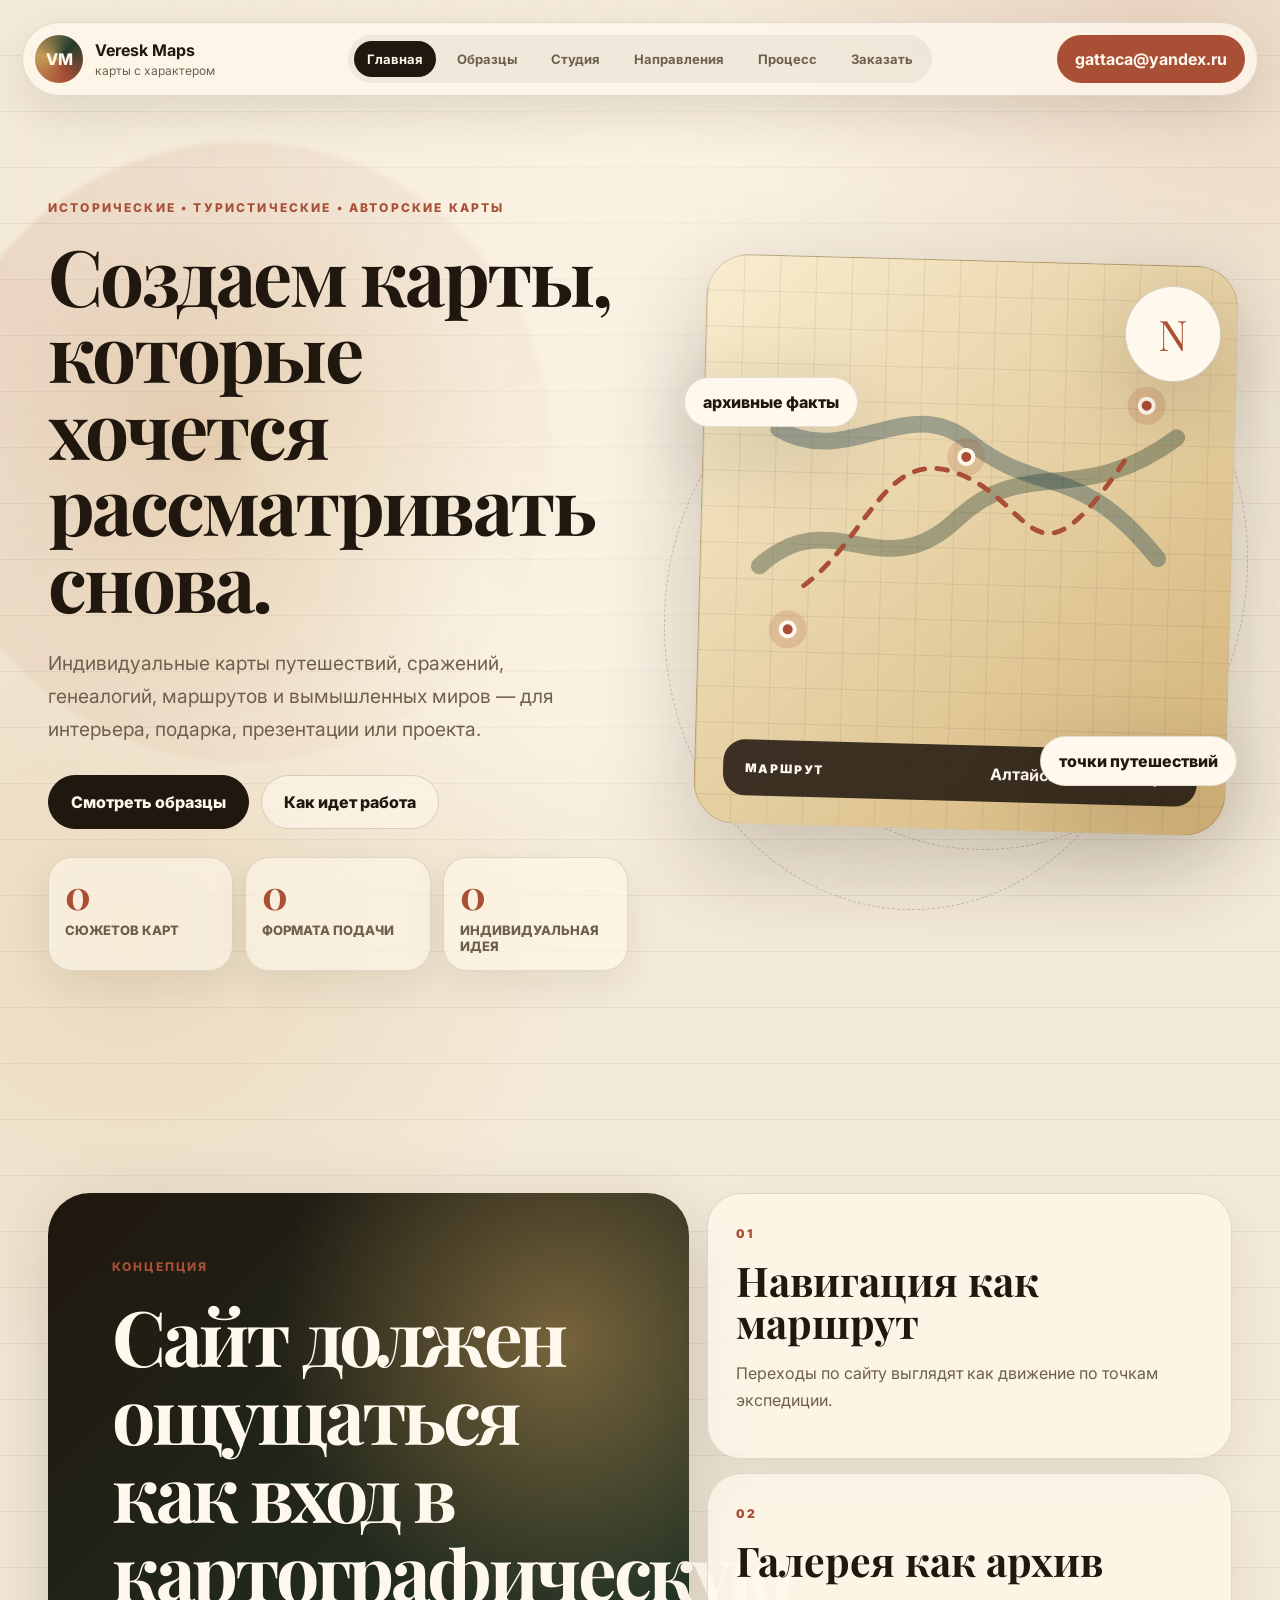
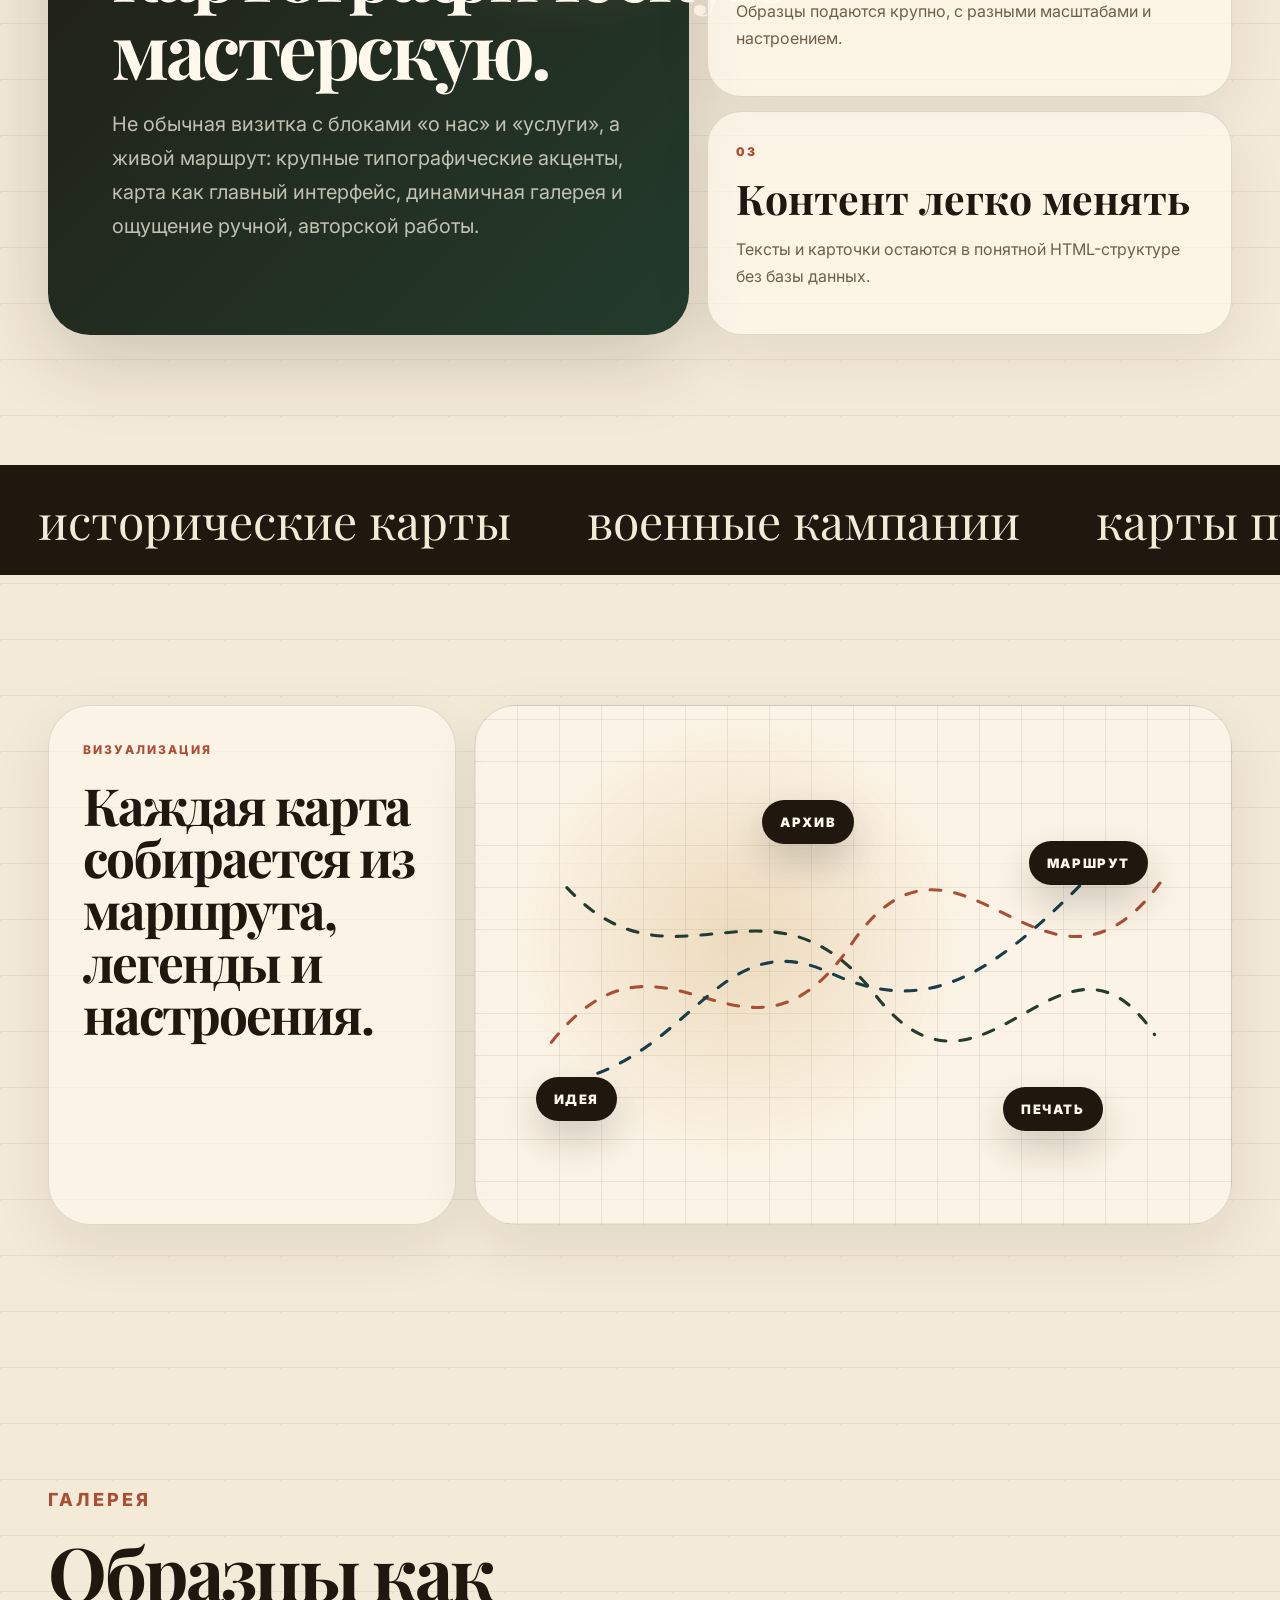
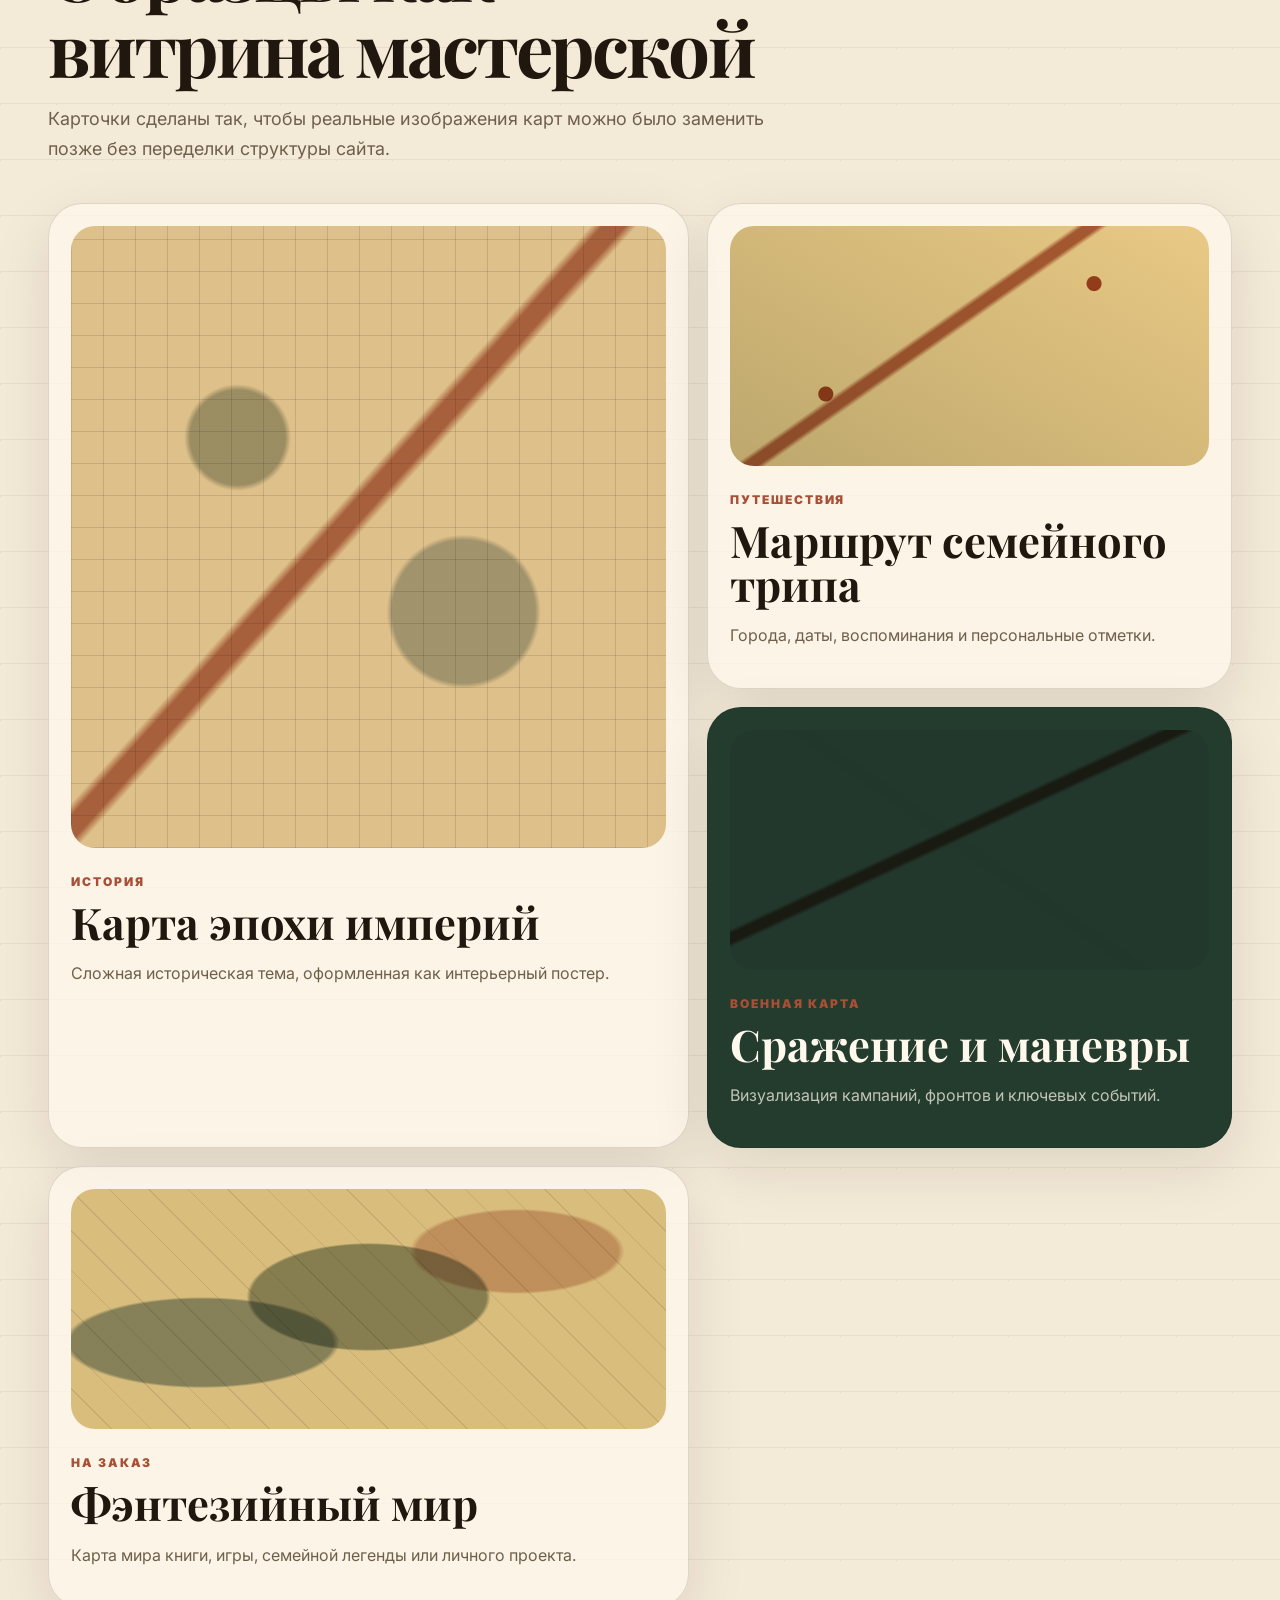
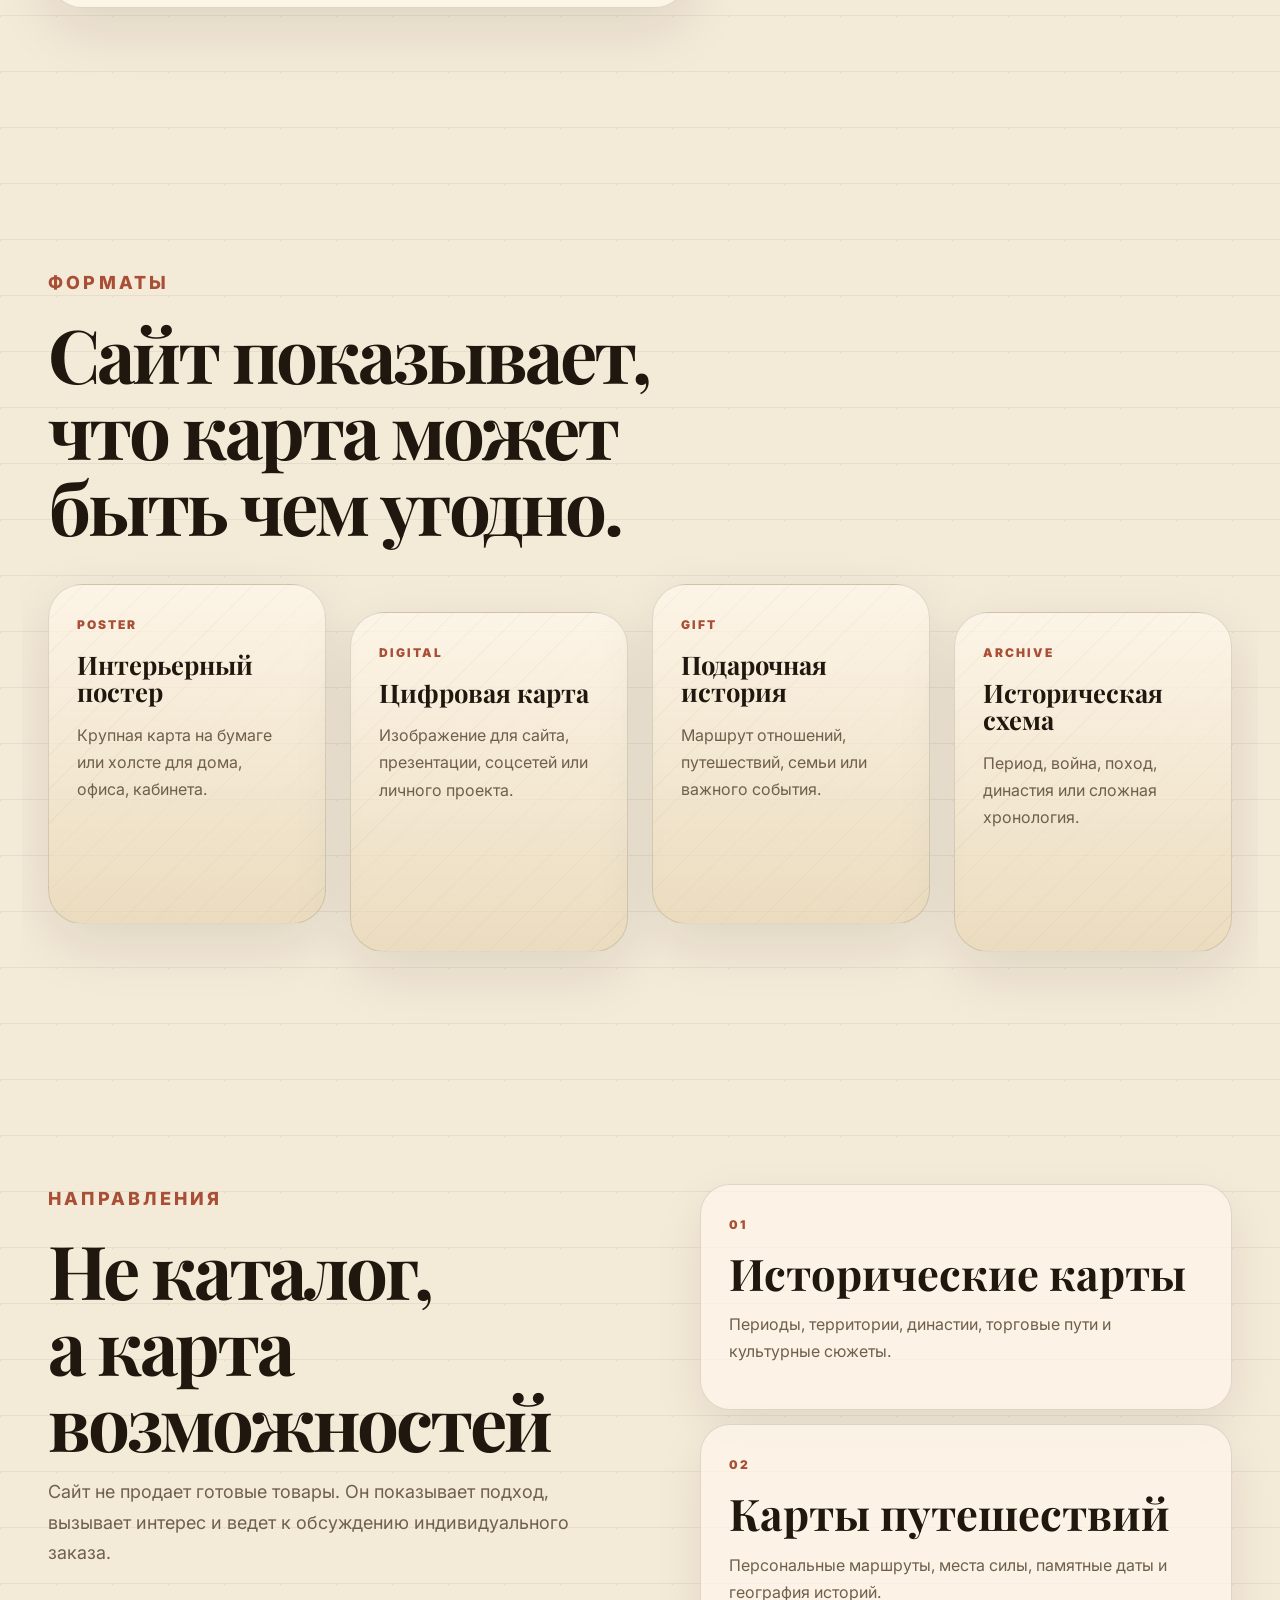
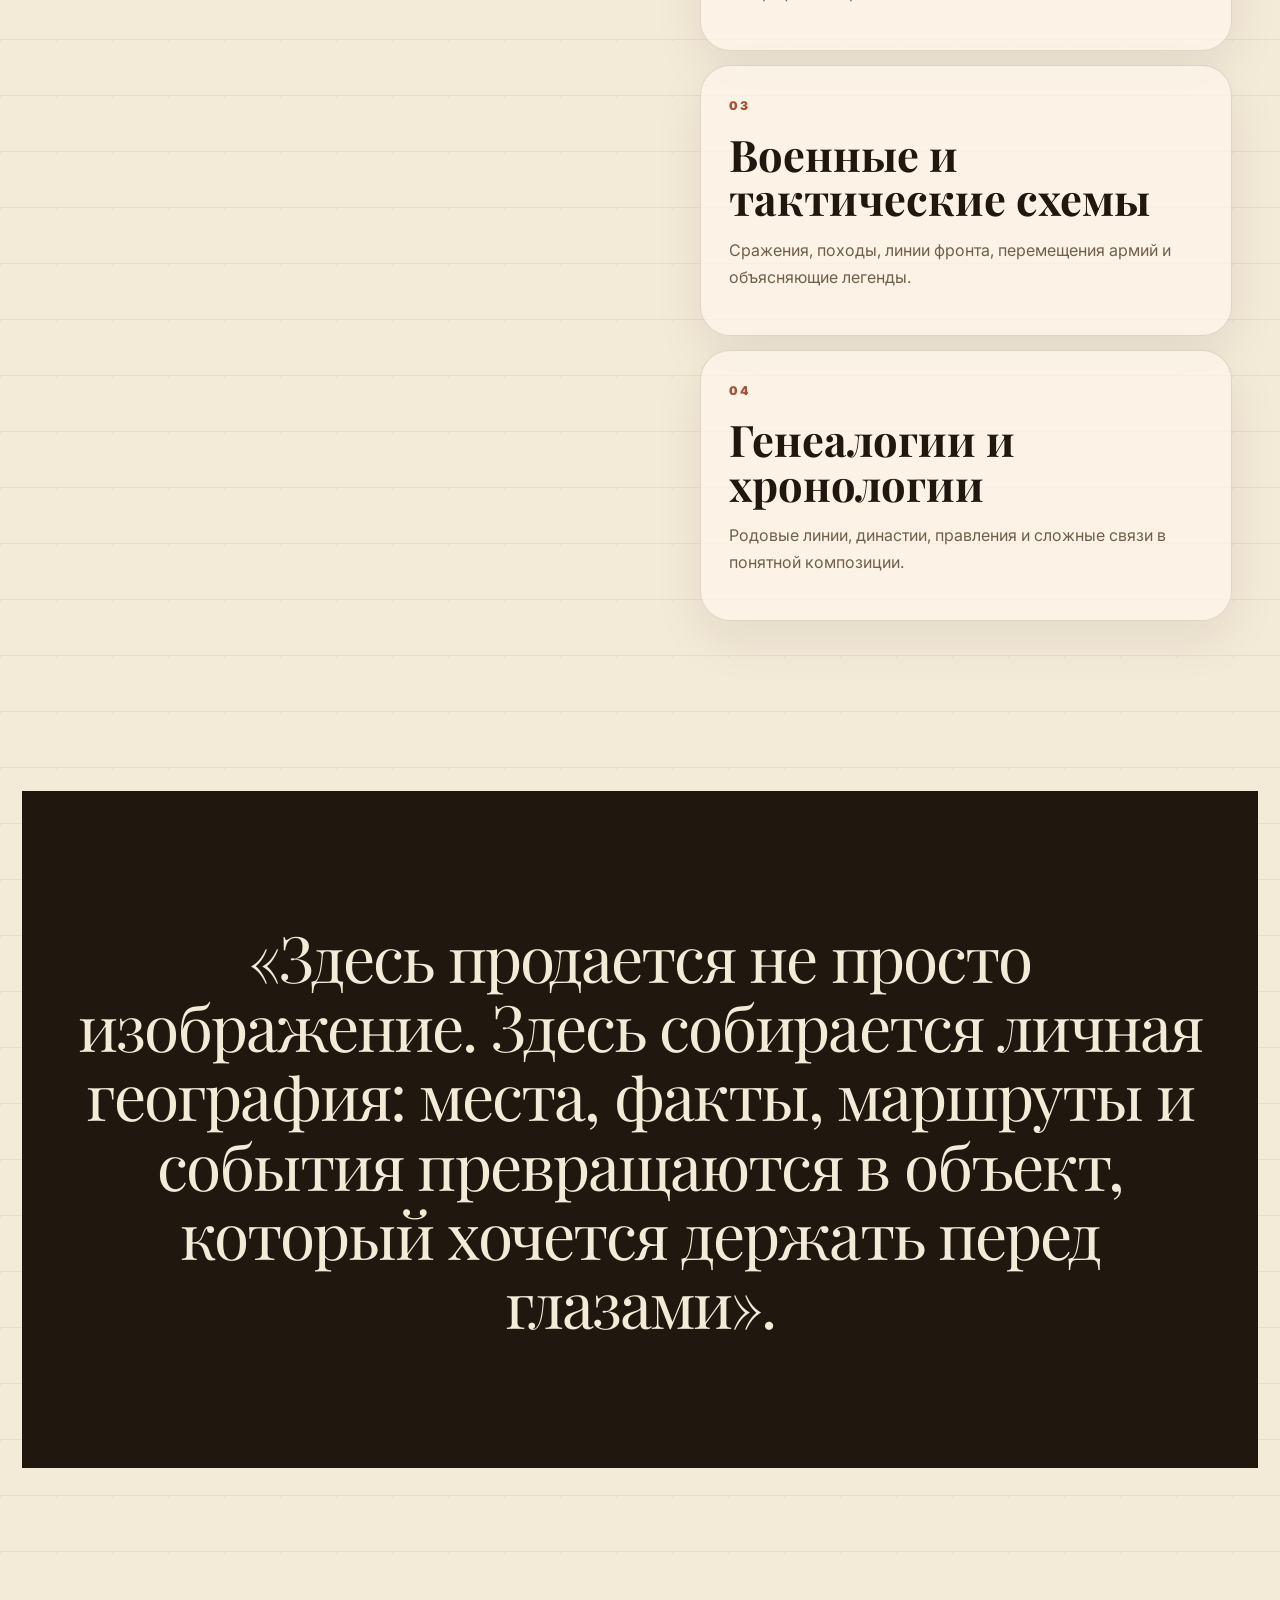
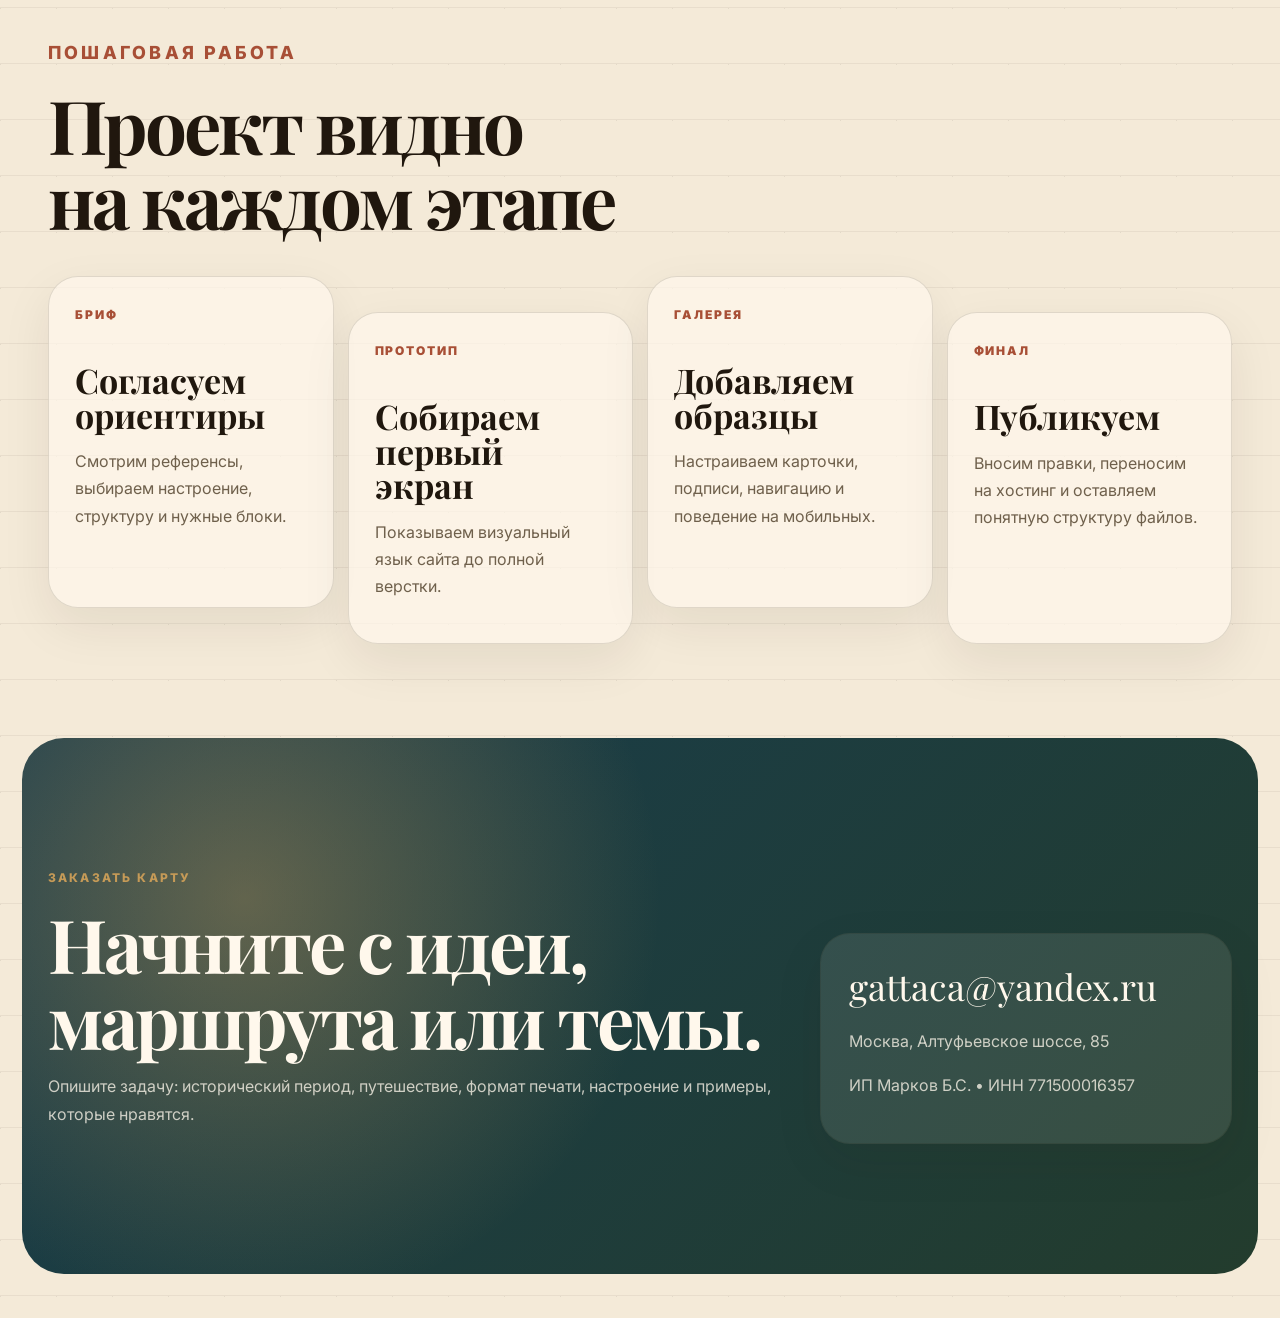
<file: index.html>
<!doctype html>
<html lang="ru">
  <head>
    <meta charset="UTF-8" />
    <meta name="viewport" content="width=device-width, initial-scale=1.0" />
    <meta
      name="description"
      content="Veresk Maps — создание исторических, туристических, военных и авторских карт на заказ."
    />
    <title>Veresk Maps — авторские карты на заказ</title>
    <link rel="preconnect" href="https://fonts.googleapis.com" />
    <link rel="preconnect" href="https://fonts.gstatic.com" crossorigin />
    <link
      href="https://fonts.googleapis.com/css2?family=Playfair+Display:wght@600;700&family=Inter:wght@400;500;600;700&display=swap"
      rel="stylesheet"
    />
    <link rel="stylesheet" href="styles.css" />
  </head>
  <body>
    <div class="cursor-glow" aria-hidden="true"></div>
    <div class="page-shell">
      <header class="site-header" id="top">
        <a class="brand" href="index.html" aria-label="Veresk Maps">
          <span class="brand-mark">VM</span>
          <span>
            <strong>Veresk Maps</strong>
            <small>карты с характером</small>
          </span>
        </a>

        <nav class="route-nav" aria-label="Основная навигация">
          <a href="index.html">Главная</a>
          <a href="works.html">Образцы</a>
          <a href="studio.html">Студия</a>
          <a href="services.html">Направления</a>
          <a href="process.html">Процесс</a>
          <a href="contact.html">Заказать</a>
        </nav>

        <a class="header-action" href="mailto:gattaca@yandex.ru">gattaca@yandex.ru</a>
      </header>

      <main>
        <section class="hero section-grid" aria-labelledby="hero-title">
          <div class="hero-copy">
            <p class="eyebrow">Исторические • туристические • авторские карты</p>
            <h1 id="hero-title">Создаем карты, которые хочется рассматривать снова.</h1>
            <p class="lead">
              Индивидуальные карты путешествий, сражений, генеалогий, маршрутов и
              вымышленных миров — для интерьера, подарка, презентации или проекта.
            </p>
            <div class="hero-actions">
              <a class="button button-primary" href="works.html">Смотреть образцы</a>
              <a class="button button-ghost" href="process.html">Как идет работа</a>
            </div>
            <div class="hero-stats" aria-label="Ключевые направления">
              <div>
                <strong data-count="12">0</strong>
                <span>сюжетов карт</span>
              </div>
              <div>
                <strong data-count="4">0</strong>
                <span>формата подачи</span>
              </div>
              <div>
                <strong data-count="1">0</strong>
                <span>индивидуальная идея</span>
              </div>
            </div>
          </div>

          <div class="map-stage" aria-label="Декоративная карта с маршрутом">
            <div class="orbit orbit-one"></div>
            <div class="orbit orbit-two"></div>
            <div class="compass">N</div>
            <div class="map-card main-map">
              <span class="map-pin pin-one"></span>
              <span class="map-pin pin-two"></span>
              <span class="map-pin pin-three"></span>
              <svg viewBox="0 0 520 360" role="img" aria-label="Маршрут по карте">
                <path class="terrain terrain-one" d="M26 244 C108 166 165 269 249 185 C326 108 388 171 496 86" />
                <path class="terrain terrain-two" d="M44 88 C124 132 189 42 260 96 C343 159 385 114 478 224" />
                <path class="route-line" d="M77 265 C151 206 166 102 251 134 C339 166 337 276 443 105" />
              </svg>
              <div class="map-caption">
                <span>маршрут</span>
                <strong>Алтайская экспедиция</strong>
              </div>
            </div>
            <div class="floating-note note-top">архивные факты</div>
            <div class="floating-note note-bottom">точки путешествий</div>
          </div>
        </section>

        <section class="studio" id="studio" aria-labelledby="studio-title">
          <div class="studio-panel reveal-card">
            <p class="eyebrow">Концепция</p>
            <h2 id="studio-title">Сайт должен ощущаться как вход в картографическую мастерскую.</h2>
            <p>
              Не обычная визитка с блоками «о нас» и «услуги», а живой маршрут:
              крупные типографические акценты, карта как главный интерфейс, динамичная
              галерея и ощущение ручной, авторской работы.
            </p>
          </div>
          <div class="studio-stack" aria-label="Визуальные принципы">
            <article class="stack-card reveal-card">
              <span>01</span>
              <h3>Навигация как маршрут</h3>
              <p>Переходы по сайту выглядят как движение по точкам экспедиции.</p>
            </article>
            <article class="stack-card reveal-card">
              <span>02</span>
              <h3>Галерея как архив</h3>
              <p>Образцы подаются крупно, с разными масштабами и настроением.</p>
            </article>
            <article class="stack-card reveal-card">
              <span>03</span>
              <h3>Контент легко менять</h3>
              <p>Тексты и карточки остаются в понятной HTML-структуре без базы данных.</p>
            </article>
          </div>
        </section>

        <section class="marquee" aria-label="Типы карт">
          <div class="marquee-track">
            <span>исторические карты</span>
            <span>военные кампании</span>
            <span>карты путешествий</span>
            <span>генеалогии</span>
            <span>веломаршруты</span>
            <span>фэнтези-миры</span>
            <span aria-hidden="true">исторические карты</span>
            <span aria-hidden="true">военные кампании</span>
            <span aria-hidden="true">карты путешествий</span>
            <span aria-hidden="true">генеалогии</span>
            <span aria-hidden="true">веломаршруты</span>
            <span aria-hidden="true">фэнтези-миры</span>
          </div>
        </section>

        <section class="map-lab" aria-label="Декоративная карта мастерской">
          <div class="lab-copy reveal-card">
            <p class="eyebrow">Визуализация</p>
            <h2>Каждая карта собирается из маршрута, легенды и настроения.</h2>
          </div>
          <div class="lab-board reveal-card">
            <span class="lab-node lab-node-one">идея</span>
            <span class="lab-node lab-node-two">архив</span>
            <span class="lab-node lab-node-three">маршрут</span>
            <span class="lab-node lab-node-four">печать</span>
            <svg viewBox="0 0 900 420" aria-hidden="true">
              <path class="lab-path path-a" d="M60 310 C210 120 310 390 450 180 C590 -20 700 310 850 100" />
              <path class="lab-path path-b" d="M80 110 C220 260 340 70 480 250 C620 430 720 120 840 300" />
              <path class="lab-path path-c" d="M120 350 C250 300 290 160 420 220 C560 285 645 210 790 60" />
            </svg>
          </div>
        </section>

        <section class="works" id="works" aria-labelledby="works-title">
          <div class="section-heading">
            <p class="eyebrow">Галерея</p>
            <h2 id="works-title">Образцы как витрина мастерской</h2>
            <p>
              Карточки сделаны так, чтобы реальные изображения карт можно было заменить
              позже без переделки структуры сайта.
            </p>
          </div>

          <div class="gallery-grid">
            <article class="work-card work-card-large reveal-card">
              <div class="map-preview antique-map"></div>
              <div>
                <span>история</span>
                <h3>Карта эпохи империй</h3>
                <p>Сложная историческая тема, оформленная как интерьерный постер.</p>
              </div>
            </article>
            <article class="work-card reveal-card">
              <div class="map-preview travel-map"></div>
              <div>
                <span>путешествия</span>
                <h3>Маршрут семейного трипа</h3>
                <p>Города, даты, воспоминания и персональные отметки.</p>
              </div>
            </article>
            <article class="work-card dark-card reveal-card">
              <div class="map-preview battle-map"></div>
              <div>
                <span>военная карта</span>
                <h3>Сражение и маневры</h3>
                <p>Визуализация кампаний, фронтов и ключевых событий.</p>
              </div>
            </article>
            <article class="work-card reveal-card">
              <div class="map-preview fantasy-map"></div>
              <div>
                <span>на заказ</span>
                <h3>Фэнтезийный мир</h3>
                <p>Карта мира книги, игры, семейной легенды или личного проекта.</p>
              </div>
            </article>
          </div>
        </section>

        <section class="formats" id="formats" aria-labelledby="formats-title">
          <div class="section-heading">
            <p class="eyebrow">Форматы</p>
            <h2 id="formats-title">Сайт показывает, что карта может быть чем угодно.</h2>
          </div>
          <div class="format-rail">
            <article class="format-card reveal-card">
              <span>poster</span>
              <h3>Интерьерный постер</h3>
              <p>Крупная карта на бумаге или холсте для дома, офиса, кабинета.</p>
            </article>
            <article class="format-card reveal-card">
              <span>digital</span>
              <h3>Цифровая карта</h3>
              <p>Изображение для сайта, презентации, соцсетей или личного проекта.</p>
            </article>
            <article class="format-card reveal-card">
              <span>gift</span>
              <h3>Подарочная история</h3>
              <p>Маршрут отношений, путешествий, семьи или важного события.</p>
            </article>
            <article class="format-card reveal-card">
              <span>archive</span>
              <h3>Историческая схема</h3>
              <p>Период, война, поход, династия или сложная хронология.</p>
            </article>
          </div>
        </section>

        <section class="directions section-grid" id="directions" aria-labelledby="directions-title">
          <div class="section-heading sticky-heading">
            <p class="eyebrow">Направления</p>
            <h2 id="directions-title">Не каталог, а карта возможностей</h2>
            <p>
              Сайт не продает готовые товары. Он показывает подход, вызывает интерес и
              ведет к обсуждению индивидуального заказа.
            </p>
          </div>

          <div class="direction-list">
            <article class="reveal-card">
              <span>01</span>
              <h3>Исторические карты</h3>
              <p>Периоды, территории, династии, торговые пути и культурные сюжеты.</p>
            </article>
            <article class="reveal-card">
              <span>02</span>
              <h3>Карты путешествий</h3>
              <p>Персональные маршруты, места силы, памятные даты и география историй.</p>
            </article>
            <article class="reveal-card">
              <span>03</span>
              <h3>Военные и тактические схемы</h3>
              <p>Сражения, походы, линии фронта, перемещения армий и объясняющие легенды.</p>
            </article>
            <article class="reveal-card">
              <span>04</span>
              <h3>Генеалогии и хронологии</h3>
              <p>Родовые линии, династии, правления и сложные связи в понятной композиции.</p>
            </article>
          </div>
        </section>

        <section class="quote-band" aria-label="Идея сайта">
          <p>
            «Здесь продается не просто изображение. Здесь собирается личная география:
            места, факты, маршруты и события превращаются в объект, который хочется
            держать перед глазами».
          </p>
        </section>

        <section class="process" id="process" aria-labelledby="process-title">
          <div class="section-heading">
            <p class="eyebrow">Пошаговая работа</p>
            <h2 id="process-title">Проект видно на каждом этапе</h2>
          </div>

          <div class="timeline">
            <article class="reveal-card">
              <span>бриф</span>
              <h3>Согласуем ориентиры</h3>
              <p>Смотрим референсы, выбираем настроение, структуру и нужные блоки.</p>
            </article>
            <article class="reveal-card">
              <span>прототип</span>
              <h3>Собираем первый экран</h3>
              <p>Показываем визуальный язык сайта до полной верстки.</p>
            </article>
            <article class="reveal-card">
              <span>галерея</span>
              <h3>Добавляем образцы</h3>
              <p>Настраиваем карточки, подписи, навигацию и поведение на мобильных.</p>
            </article>
            <article class="reveal-card">
              <span>финал</span>
              <h3>Публикуем</h3>
              <p>Вносим правки, переносим на хостинг и оставляем понятную структуру файлов.</p>
            </article>
          </div>
        </section>

        <section class="contact" id="contact" aria-labelledby="contact-title">
          <div>
            <p class="eyebrow">Заказать карту</p>
            <h2 id="contact-title">Начните с идеи, маршрута или темы.</h2>
            <p>
              Опишите задачу: исторический период, путешествие, формат печати,
              настроение и примеры, которые нравятся.
            </p>
          </div>
          <div class="contact-card">
            <a href="mailto:gattaca@yandex.ru">gattaca@yandex.ru</a>
            <p>Москва, Алтуфьевское шоссе, 85</p>
            <p>ИП Марков Б.С. • ИНН 771500016357</p>
          </div>
        </section>
      </main>
    </div>

    <button class="to-top" type="button" aria-label="Вернуться наверх">↑</button>
    <script src="script.js"></script>
  </body>
</html>
</file>
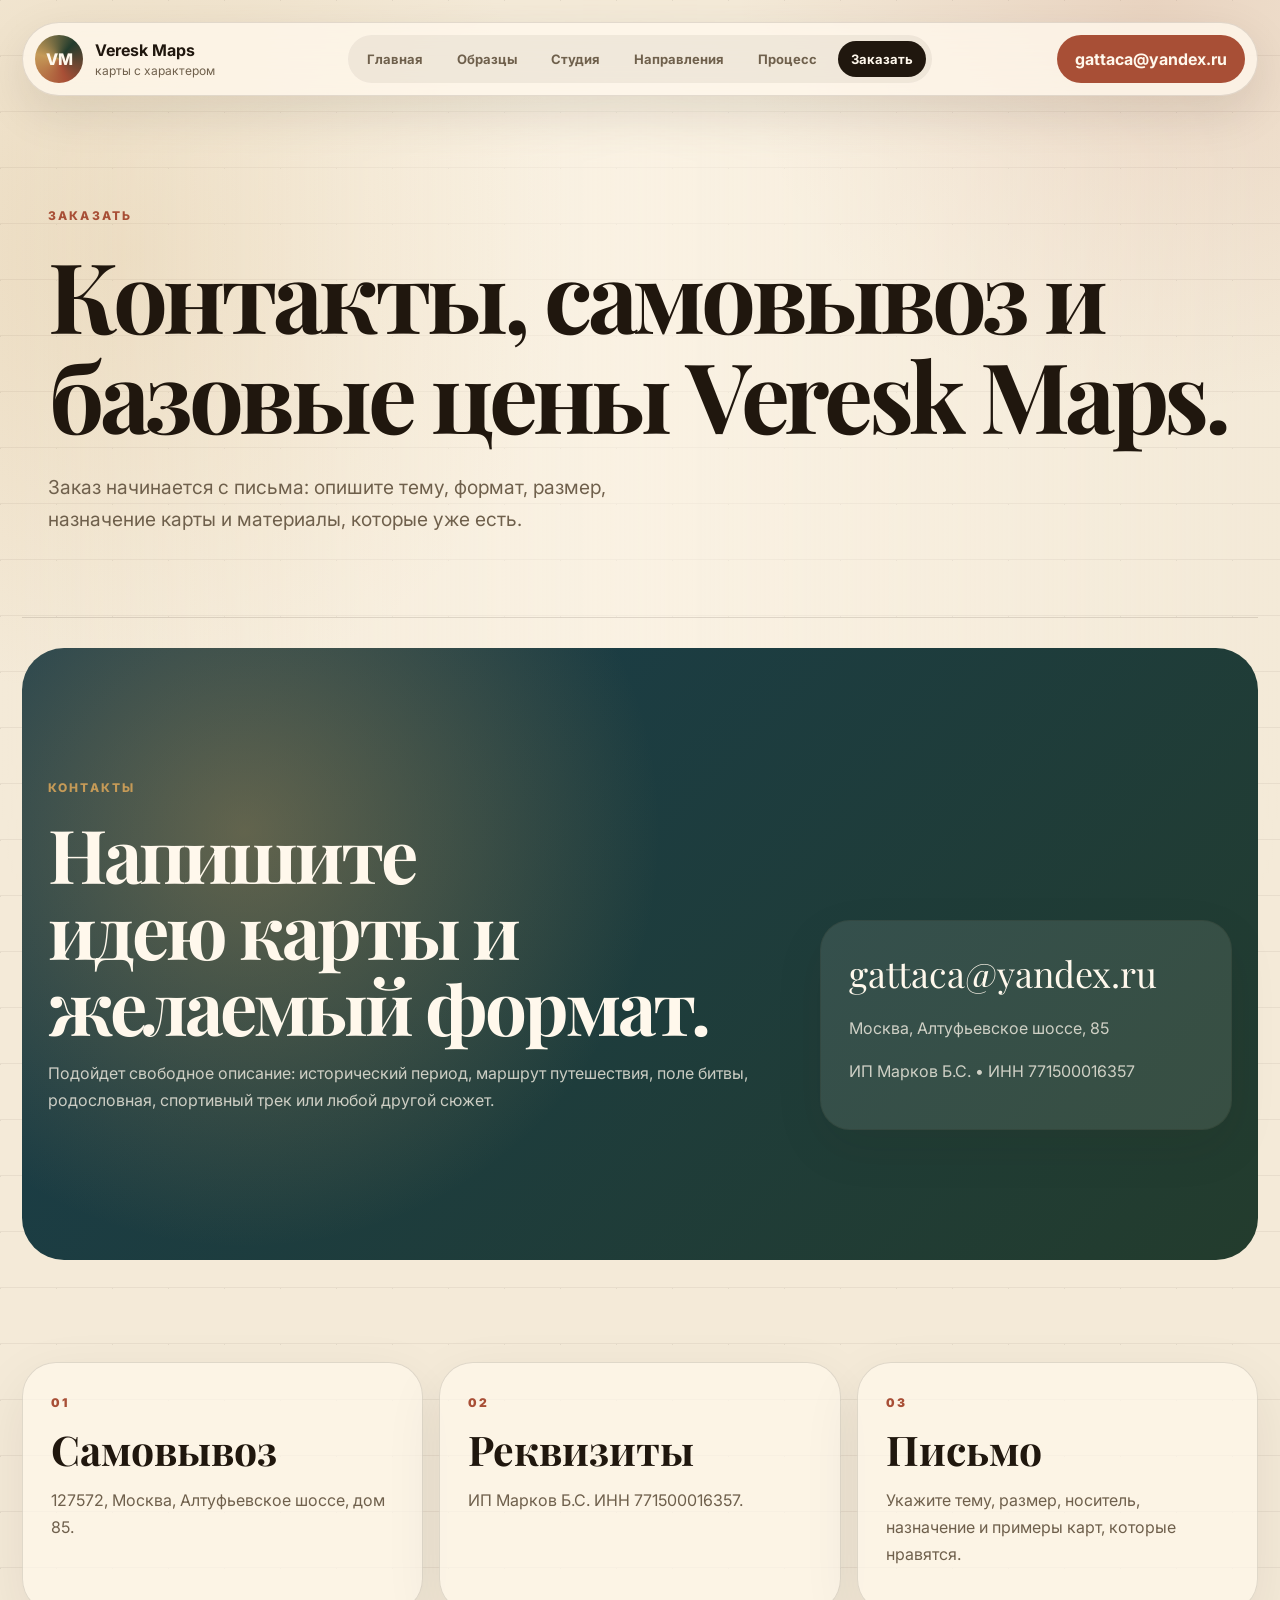
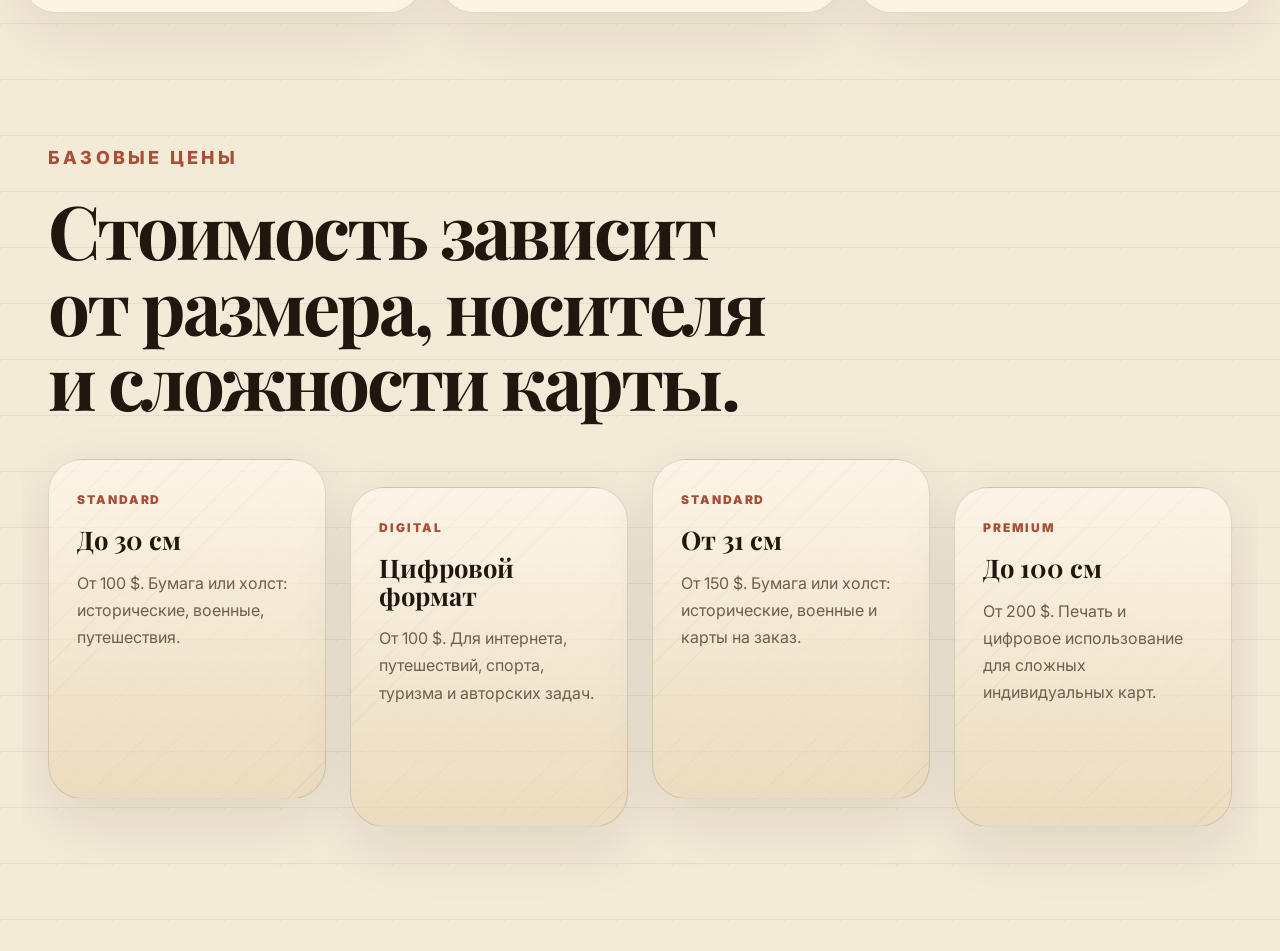
<file: contact.html>
<!doctype html>
<html lang="ru">
  <head>
    <meta charset="UTF-8" />
    <meta name="viewport" content="width=device-width, initial-scale=1.0" />
    <meta name="description" content="Контакты Veresk Maps и форма брифа для заказа авторской карты." />
    <title>Заказать карту — Veresk Maps</title>
    <link rel="preconnect" href="https://fonts.googleapis.com" />
    <link rel="preconnect" href="https://fonts.gstatic.com" crossorigin />
    <link
      href="https://fonts.googleapis.com/css2?family=Playfair+Display:wght@600;700&family=Inter:wght@400;500;600;700&display=swap"
      rel="stylesheet"
    />
    <link rel="stylesheet" href="styles.css" />
  </head>
  <body>
    <div class="cursor-glow" aria-hidden="true"></div>
    <div class="page-shell">
      <header class="site-header" id="top">
        <a class="brand" href="index.html" aria-label="Veresk Maps">
          <span class="brand-mark">VM</span>
          <span>
            <strong>Veresk Maps</strong>
            <small>карты с характером</small>
          </span>
        </a>
        <nav class="route-nav" aria-label="Основная навигация">
          <a href="index.html">Главная</a>
          <a href="works.html">Образцы</a>
          <a href="studio.html">Студия</a>
          <a href="services.html">Направления</a>
          <a href="process.html">Процесс</a>
          <a href="contact.html">Заказать</a>
        </nav>
        <a class="header-action" href="mailto:gattaca@yandex.ru">gattaca@yandex.ru</a>
      </header>

      <main>
        <section class="page-hero">
          <p class="eyebrow">Заказать</p>
          <h1>Контакты, самовывоз и базовые цены Veresk Maps.</h1>
          <p class="lead">
            Заказ начинается с письма: опишите тему, формат, размер, назначение карты
            и материалы, которые уже есть.
          </p>
        </section>

        <section class="contact contact-page" aria-labelledby="contact-title">
          <div class="reveal-card">
            <p class="eyebrow">Контакты</p>
            <h2 id="contact-title">Напишите идею карты и желаемый формат.</h2>
            <p>
              Подойдет свободное описание: исторический период, маршрут путешествия,
              поле битвы, родословная, спортивный трек или любой другой сюжет.
            </p>
          </div>
          <div class="contact-card reveal-card">
            <a href="mailto:gattaca@yandex.ru">gattaca@yandex.ru</a>
            <p>Москва, Алтуфьевское шоссе, 85</p>
            <p>ИП Марков Б.С. • ИНН 771500016357</p>
          </div>
        </section>

        <section class="brief-grid page-section" aria-label="Что указать в заявке">
          <article class="stack-card reveal-card">
            <span>01</span>
            <h3>Самовывоз</h3>
            <p>127572, Москва, Алтуфьевское шоссе, дом 85.</p>
          </article>
          <article class="stack-card reveal-card">
            <span>02</span>
            <h3>Реквизиты</h3>
            <p>ИП Марков Б.С. ИНН 771500016357.</p>
          </article>
          <article class="stack-card reveal-card">
            <span>03</span>
            <h3>Письмо</h3>
            <p>Укажите тему, размер, носитель, назначение и примеры карт, которые нравятся.</p>
          </article>
        </section>

        <section class="formats page-section" aria-labelledby="prices-title">
          <div class="section-heading">
            <p class="eyebrow">Базовые цены</p>
            <h2 id="prices-title">Стоимость зависит от размера, носителя и сложности карты.</h2>
          </div>
          <div class="format-rail">
            <article class="format-card reveal-card">
              <span>standard</span>
              <h3>До 30 см</h3>
              <p>От 100 $. Бумага или холст: исторические, военные, путешествия.</p>
            </article>
            <article class="format-card reveal-card">
              <span>digital</span>
              <h3>Цифровой формат</h3>
              <p>От 100 $. Для интернета, путешествий, спорта, туризма и авторских задач.</p>
            </article>
            <article class="format-card reveal-card">
              <span>standard</span>
              <h3>От 31 см</h3>
              <p>От 150 $. Бумага или холст: исторические, военные и карты на заказ.</p>
            </article>
            <article class="format-card reveal-card">
              <span>premium</span>
              <h3>До 100 см</h3>
              <p>От 200 $. Печать и цифровое использование для сложных индивидуальных карт.</p>
            </article>
          </div>
        </section>
      </main>
    </div>
    <button class="to-top" type="button" aria-label="Вернуться наверх">↑</button>
    <script src="script.js"></script>
  </body>
</html>
</file>
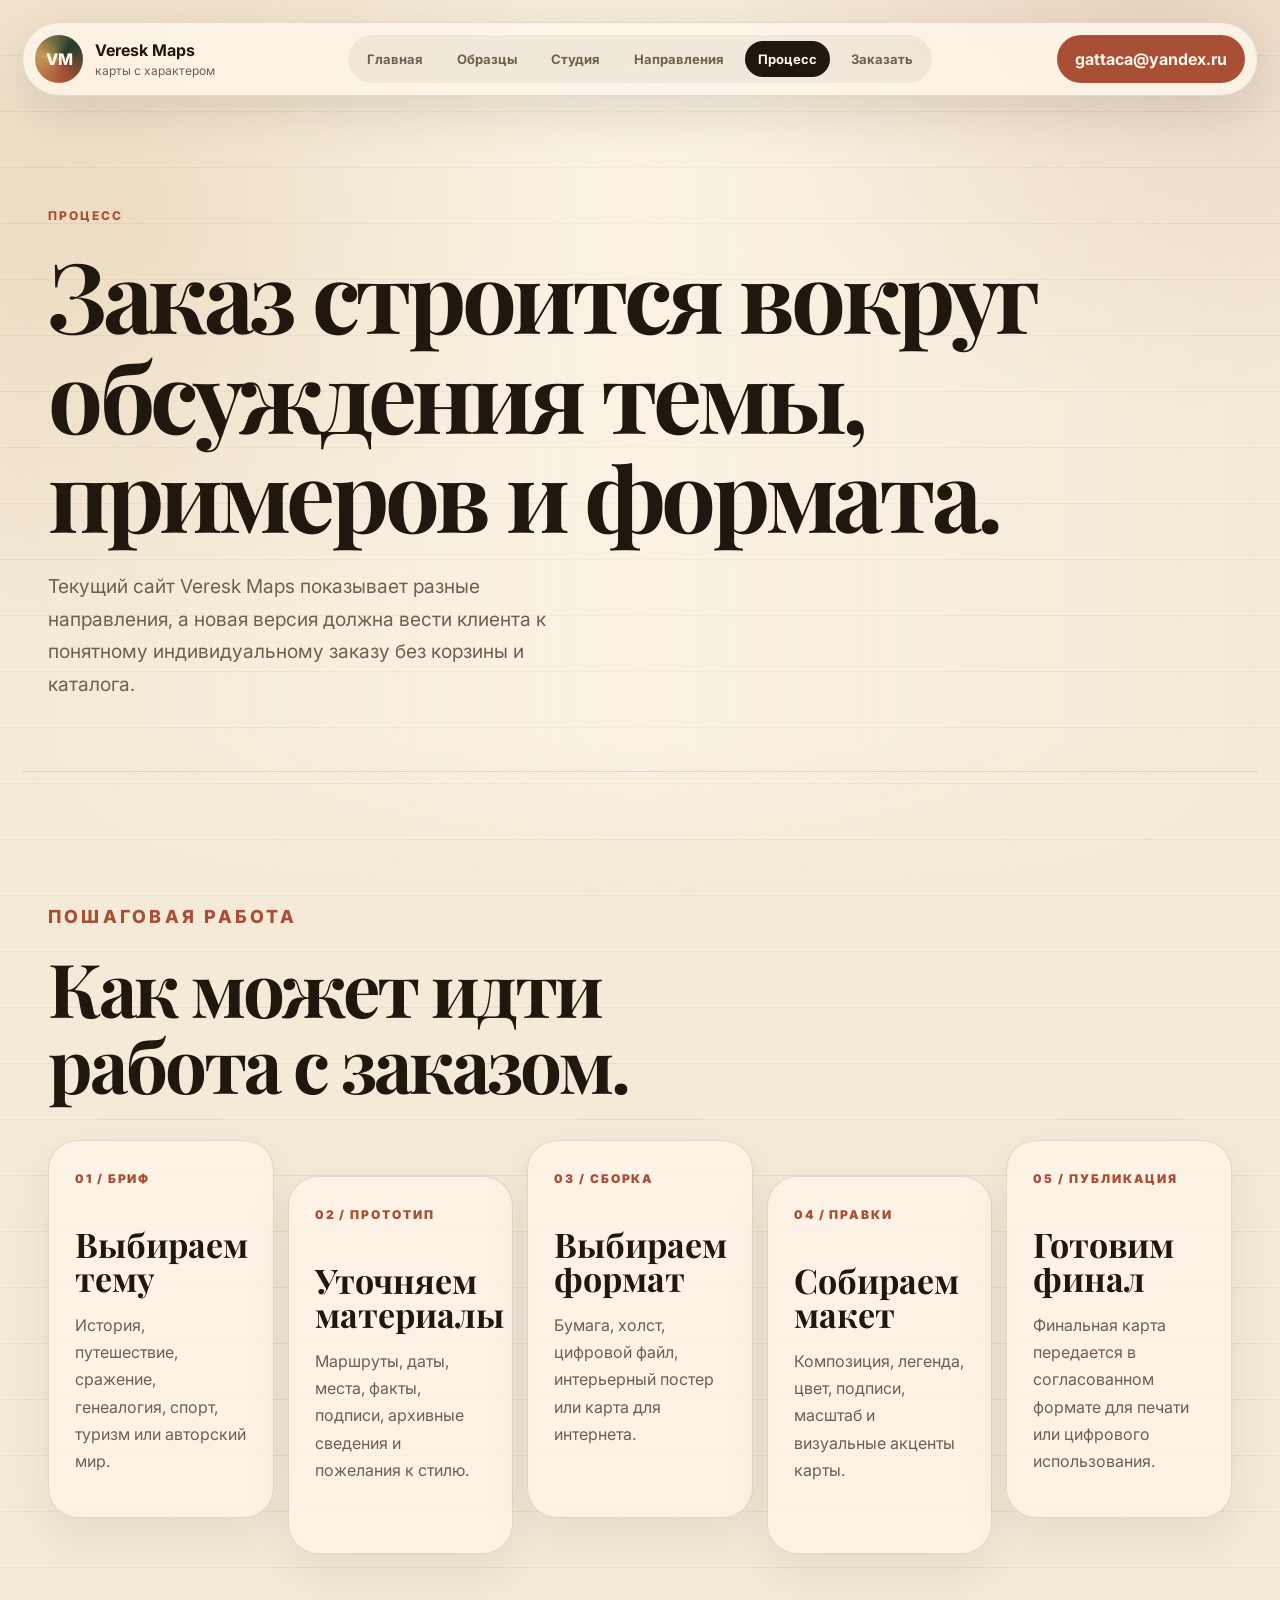
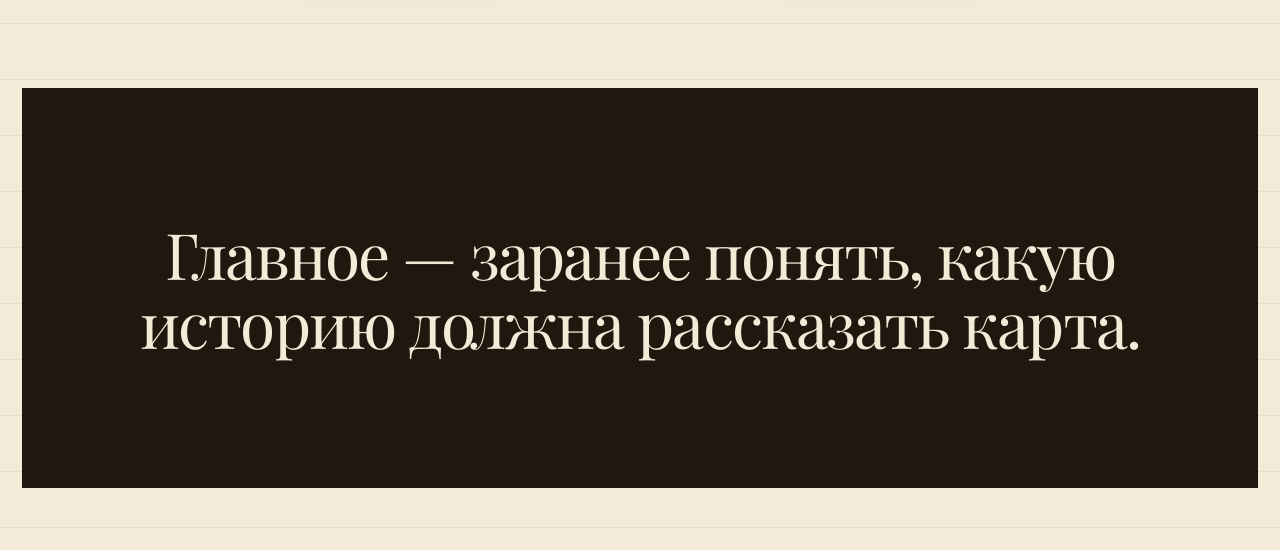
<file: process.html>
<!doctype html>
<html lang="ru">
  <head>
    <meta charset="UTF-8" />
    <meta name="viewport" content="width=device-width, initial-scale=1.0" />
    <meta name="description" content="Пошаговый процесс создания авторской карты Veresk Maps." />
    <title>Процесс работы — Veresk Maps</title>
    <link rel="preconnect" href="https://fonts.googleapis.com" />
    <link rel="preconnect" href="https://fonts.gstatic.com" crossorigin />
    <link
      href="https://fonts.googleapis.com/css2?family=Playfair+Display:wght@600;700&family=Inter:wght@400;500;600;700&display=swap"
      rel="stylesheet"
    />
    <link rel="stylesheet" href="styles.css" />
  </head>
  <body>
    <div class="cursor-glow" aria-hidden="true"></div>
    <div class="page-shell">
      <header class="site-header" id="top">
        <a class="brand" href="index.html" aria-label="Veresk Maps">
          <span class="brand-mark">VM</span>
          <span>
            <strong>Veresk Maps</strong>
            <small>карты с характером</small>
          </span>
        </a>
        <nav class="route-nav" aria-label="Основная навигация">
          <a href="index.html">Главная</a>
          <a href="works.html">Образцы</a>
          <a href="studio.html">Студия</a>
          <a href="services.html">Направления</a>
          <a href="process.html">Процесс</a>
          <a href="contact.html">Заказать</a>
        </nav>
        <a class="header-action" href="mailto:gattaca@yandex.ru">gattaca@yandex.ru</a>
      </header>

      <main>
        <section class="page-hero">
          <p class="eyebrow">Процесс</p>
          <h1>Заказ строится вокруг обсуждения темы, примеров и формата.</h1>
          <p class="lead">
            Текущий сайт Veresk Maps показывает разные направления, а новая версия
            должна вести клиента к понятному индивидуальному заказу без корзины и каталога.
          </p>
        </section>

        <section class="process page-section" aria-labelledby="process-title">
          <div class="section-heading">
            <p class="eyebrow">Пошаговая работа</p>
            <h2 id="process-title">Как может идти работа с заказом.</h2>
          </div>
          <div class="timeline timeline-wide">
            <article class="reveal-card">
              <span>01 / бриф</span>
              <h3>Выбираем тему</h3>
              <p>История, путешествие, сражение, генеалогия, спорт, туризм или авторский мир.</p>
            </article>
            <article class="reveal-card">
              <span>02 / прототип</span>
              <h3>Уточняем материалы</h3>
              <p>Маршруты, даты, места, факты, подписи, архивные сведения и пожелания к стилю.</p>
            </article>
            <article class="reveal-card">
              <span>03 / сборка</span>
              <h3>Выбираем формат</h3>
              <p>Бумага, холст, цифровой файл, интерьерный постер или карта для интернета.</p>
            </article>
            <article class="reveal-card">
              <span>04 / правки</span>
              <h3>Собираем макет</h3>
              <p>Композиция, легенда, цвет, подписи, масштаб и визуальные акценты карты.</p>
            </article>
            <article class="reveal-card">
              <span>05 / публикация</span>
              <h3>Готовим финал</h3>
              <p>Финальная карта передается в согласованном формате для печати или цифрового использования.</p>
            </article>
          </div>
        </section>

        <section class="quote-band" aria-label="Принцип процесса">
          <p>Главное — заранее понять, какую историю должна рассказать карта.</p>
        </section>
      </main>
    </div>
    <button class="to-top" type="button" aria-label="Вернуться наверх">↑</button>
    <script src="script.js"></script>
  </body>
</html>
</file>
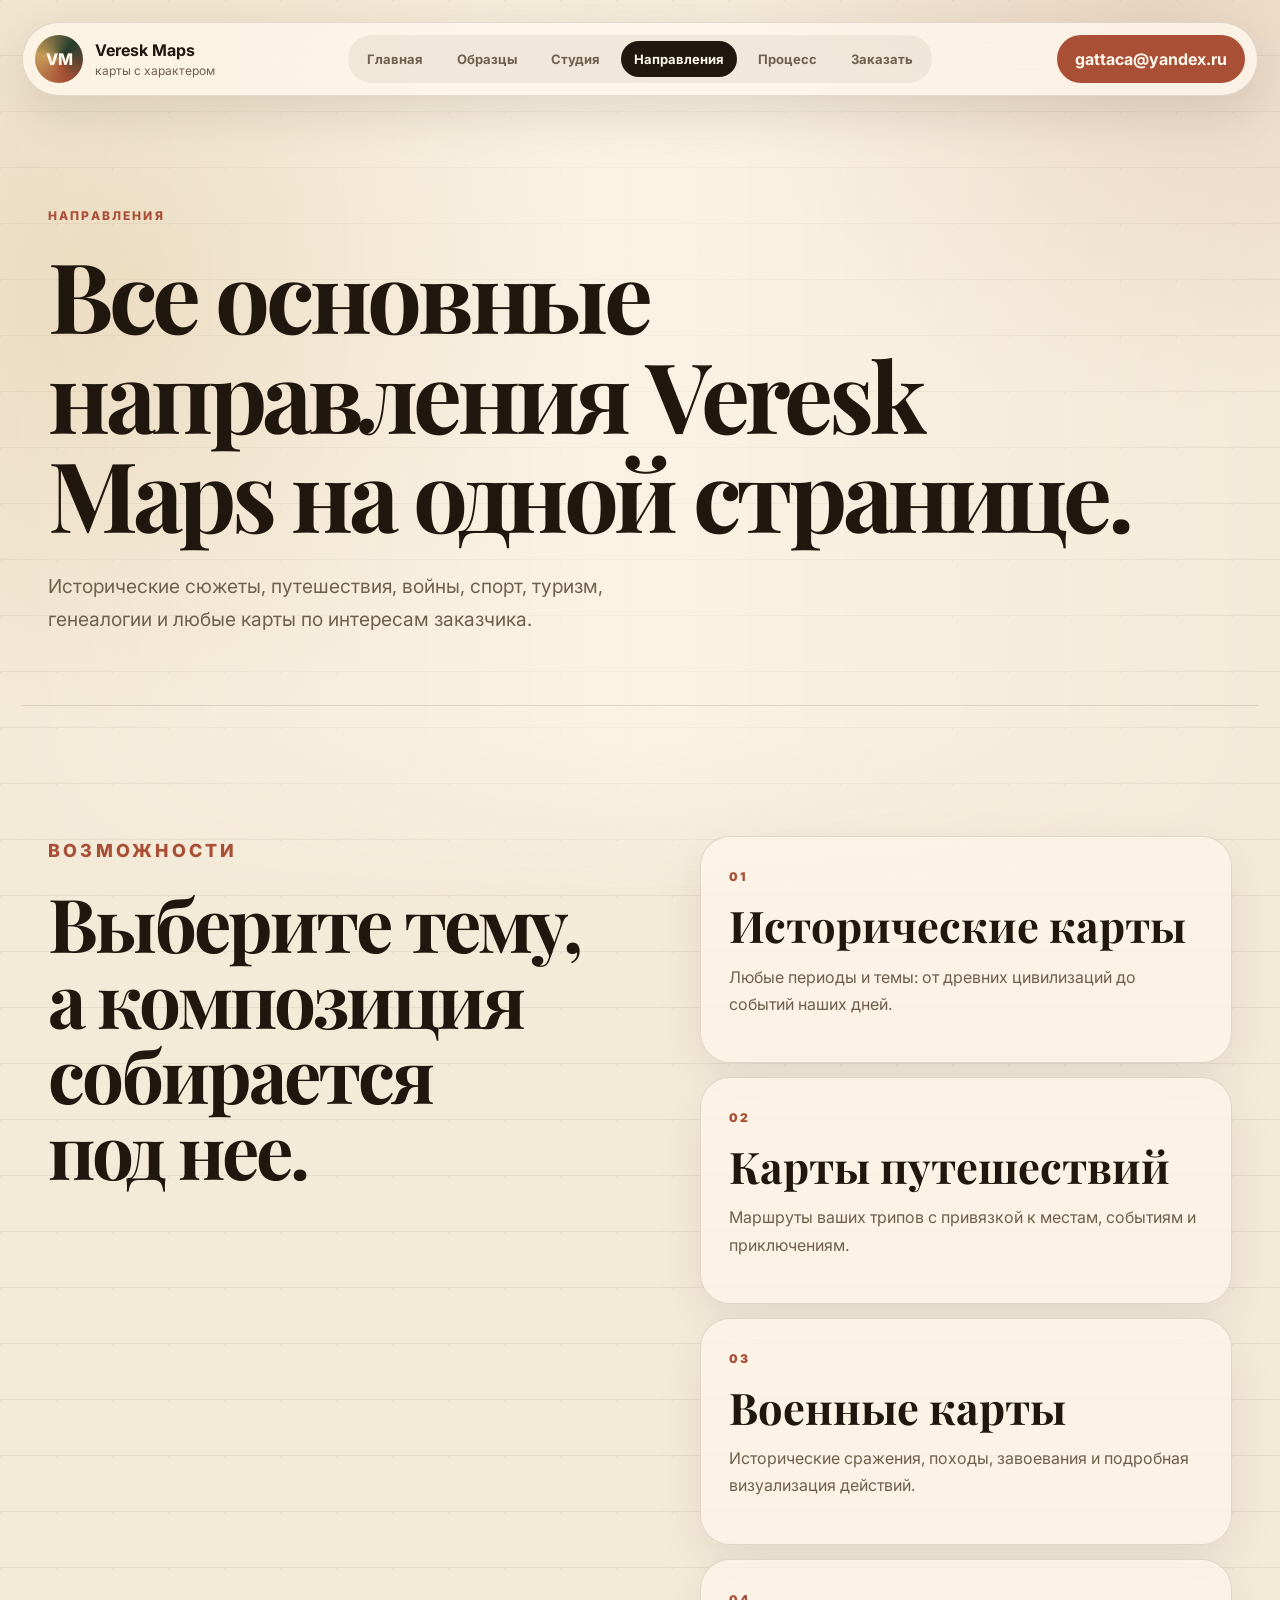
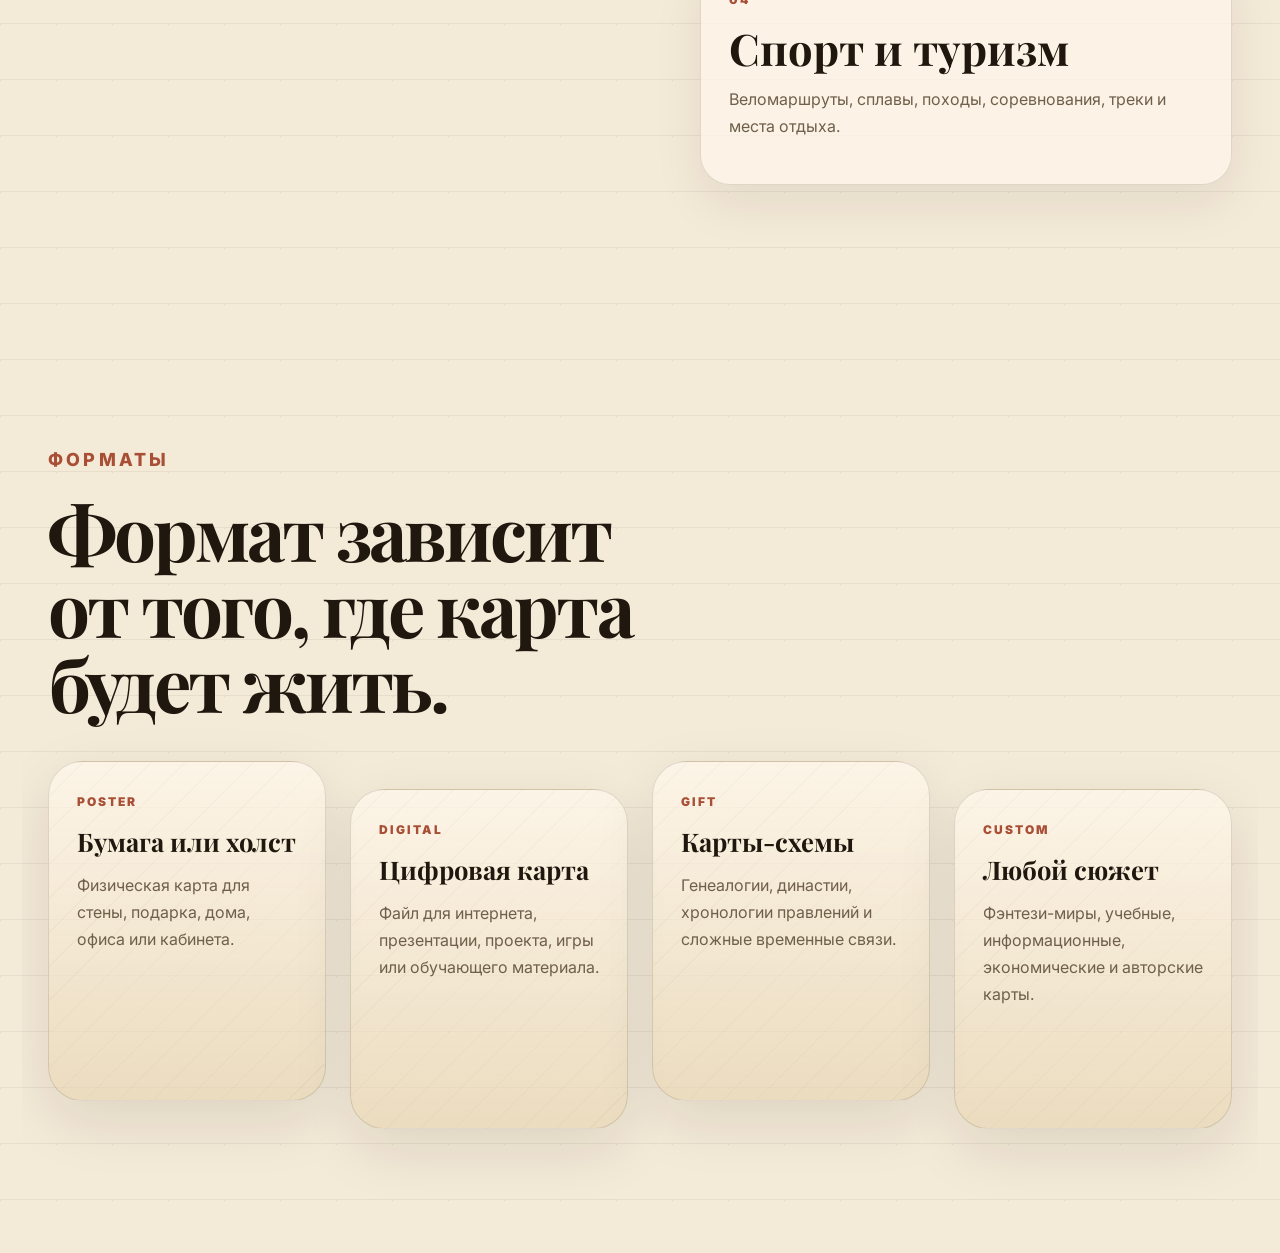
<file: services.html>
<!doctype html>
<html lang="ru">
  <head>
    <meta charset="UTF-8" />
    <meta name="viewport" content="width=device-width, initial-scale=1.0" />
    <meta name="description" content="Направления и форматы авторских карт Veresk Maps." />
    <title>Направления и форматы — Veresk Maps</title>
    <link rel="preconnect" href="https://fonts.googleapis.com" />
    <link rel="preconnect" href="https://fonts.gstatic.com" crossorigin />
    <link
      href="https://fonts.googleapis.com/css2?family=Playfair+Display:wght@600;700&family=Inter:wght@400;500;600;700&display=swap"
      rel="stylesheet"
    />
    <link rel="stylesheet" href="styles.css" />
  </head>
  <body>
    <div class="cursor-glow" aria-hidden="true"></div>
    <div class="page-shell">
      <header class="site-header" id="top">
        <a class="brand" href="index.html" aria-label="Veresk Maps">
          <span class="brand-mark">VM</span>
          <span>
            <strong>Veresk Maps</strong>
            <small>карты с характером</small>
          </span>
        </a>
        <nav class="route-nav" aria-label="Основная навигация">
          <a href="index.html">Главная</a>
          <a href="works.html">Образцы</a>
          <a href="studio.html">Студия</a>
          <a href="services.html">Направления</a>
          <a href="process.html">Процесс</a>
          <a href="contact.html">Заказать</a>
        </nav>
        <a class="header-action" href="mailto:gattaca@yandex.ru">gattaca@yandex.ru</a>
      </header>

      <main>
        <section class="page-hero">
          <p class="eyebrow">Направления</p>
          <h1>Все основные направления Veresk Maps на одной странице.</h1>
          <p class="lead">
            Исторические сюжеты, путешествия, войны, спорт, туризм, генеалогии и любые
            карты по интересам заказчика.
          </p>
        </section>

        <section class="directions section-grid page-section" aria-labelledby="directions-title">
          <div class="section-heading sticky-heading">
            <p class="eyebrow">Возможности</p>
            <h2 id="directions-title">Выберите тему, а композиция собирается под нее.</h2>
          </div>
          <div class="direction-list">
            <article class="reveal-card">
              <span>01</span>
              <h3>Исторические карты</h3>
              <p>Любые периоды и темы: от древних цивилизаций до событий наших дней.</p>
            </article>
            <article class="reveal-card">
              <span>02</span>
              <h3>Карты путешествий</h3>
              <p>Маршруты ваших трипов с привязкой к местам, событиям и приключениям.</p>
            </article>
            <article class="reveal-card">
              <span>03</span>
              <h3>Военные карты</h3>
              <p>Исторические сражения, походы, завоевания и подробная визуализация действий.</p>
            </article>
            <article class="reveal-card">
              <span>04</span>
              <h3>Спорт и туризм</h3>
              <p>Веломаршруты, сплавы, походы, соревнования, треки и места отдыха.</p>
            </article>
          </div>
        </section>

        <section class="formats page-section" aria-labelledby="formats-title">
          <div class="section-heading">
            <p class="eyebrow">Форматы</p>
            <h2 id="formats-title">Формат зависит от того, где карта будет жить.</h2>
          </div>
          <div class="format-rail">
            <article class="format-card reveal-card">
              <span>poster</span>
              <h3>Бумага или холст</h3>
              <p>Физическая карта для стены, подарка, дома, офиса или кабинета.</p>
            </article>
            <article class="format-card reveal-card">
              <span>digital</span>
              <h3>Цифровая карта</h3>
              <p>Файл для интернета, презентации, проекта, игры или обучающего материала.</p>
            </article>
            <article class="format-card reveal-card">
              <span>gift</span>
              <h3>Карты-схемы</h3>
              <p>Генеалогии, династии, хронологии правлений и сложные временные связи.</p>
            </article>
            <article class="format-card reveal-card">
              <span>custom</span>
              <h3>Любой сюжет</h3>
              <p>Фэнтези-миры, учебные, информационные, экономические и авторские карты.</p>
            </article>
          </div>
        </section>
      </main>
    </div>
    <button class="to-top" type="button" aria-label="Вернуться наверх">↑</button>
    <script src="script.js"></script>
  </body>
</html>
</file>
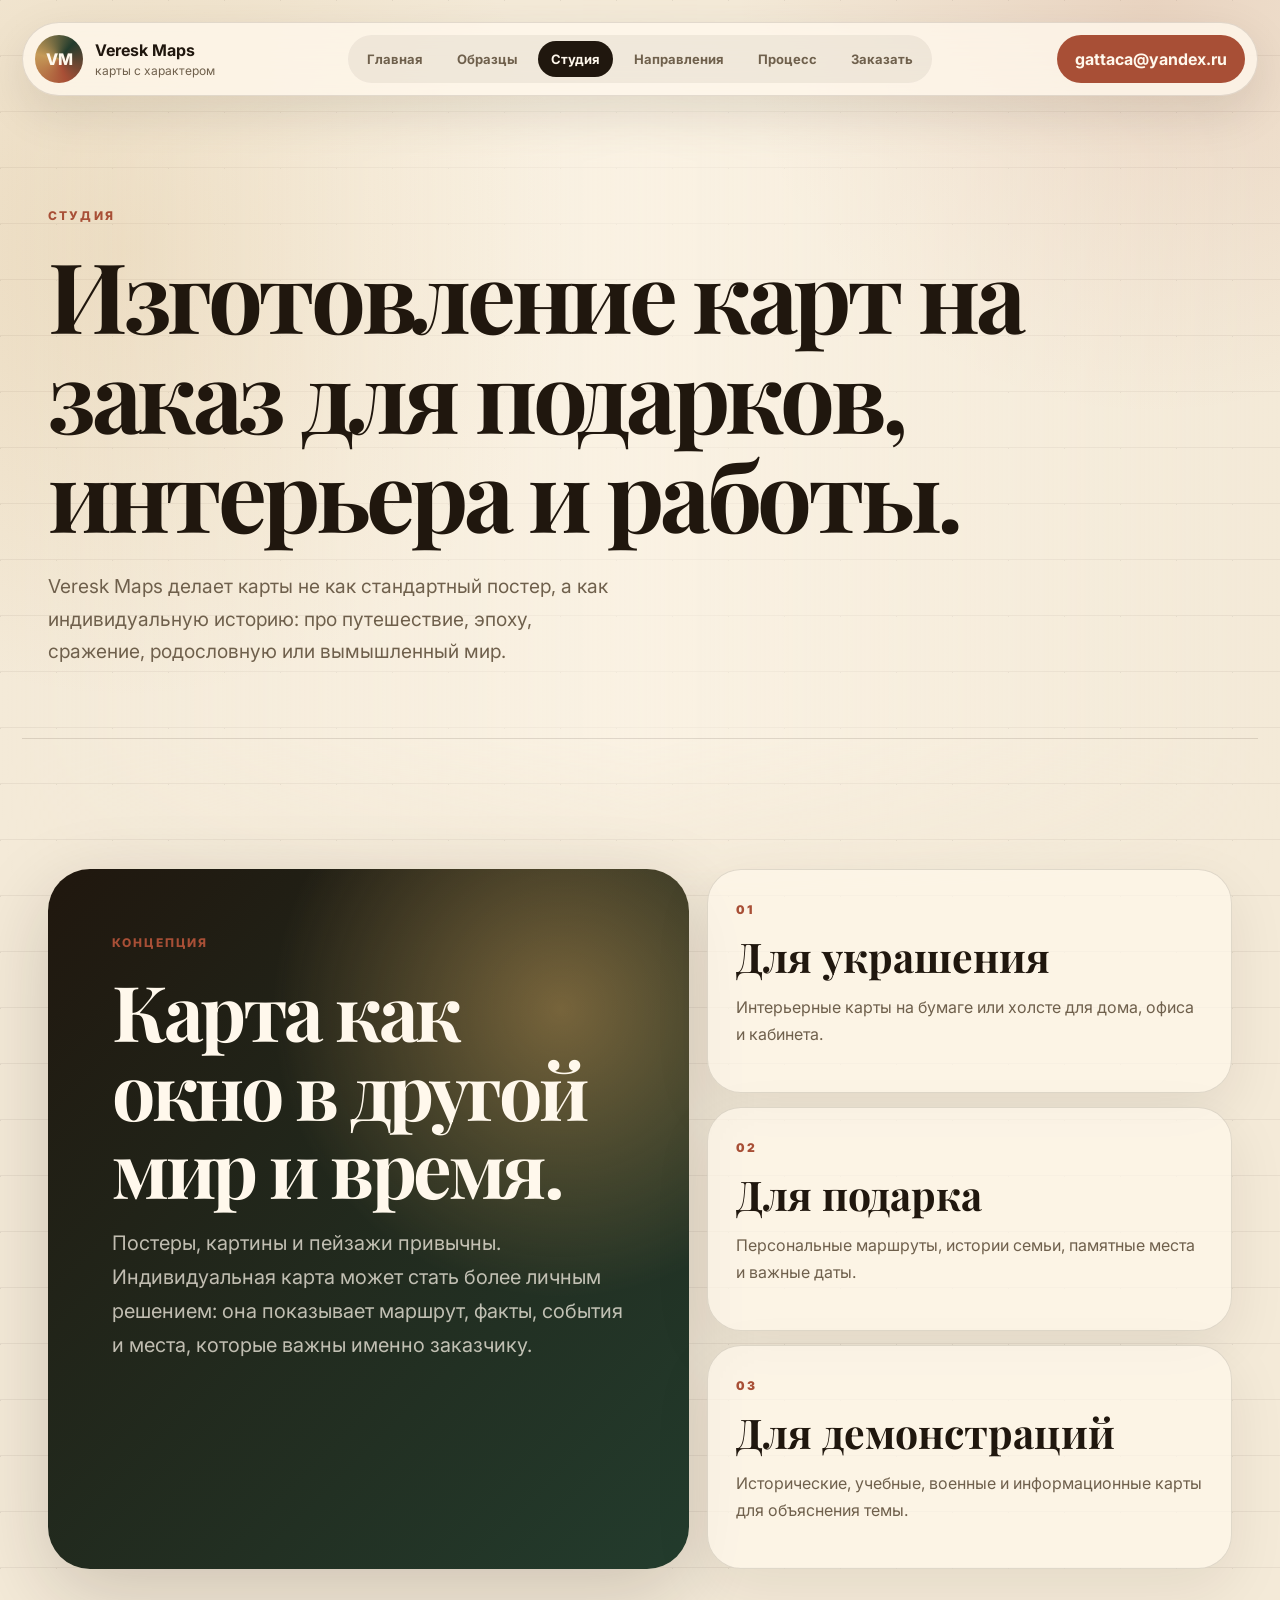
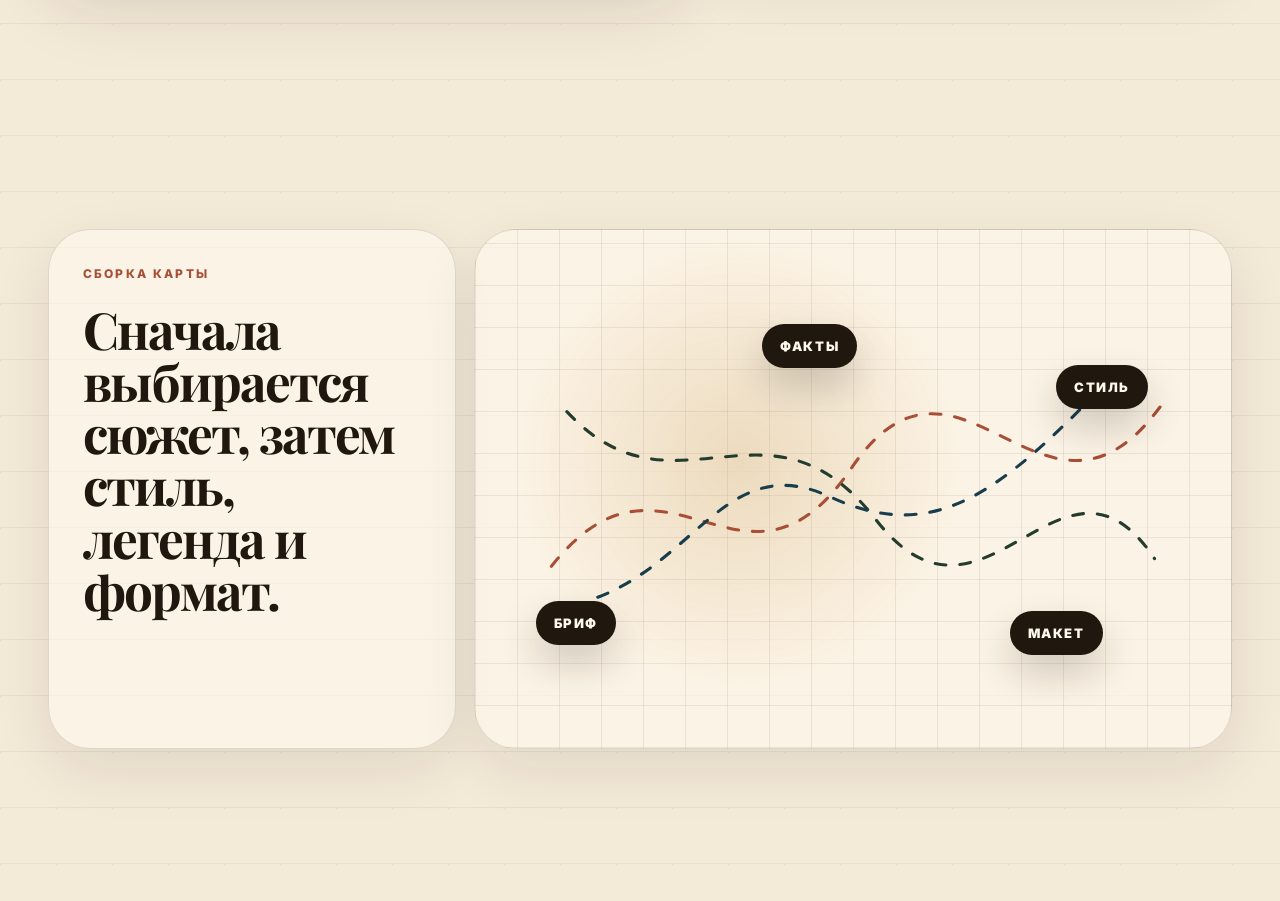
<file: studio.html>
<!doctype html>
<html lang="ru">
  <head>
    <meta charset="UTF-8" />
    <meta name="viewport" content="width=device-width, initial-scale=1.0" />
    <meta name="description" content="Концепция и визуальный подход Veresk Maps: авторские карты как креативная мастерская." />
    <title>Студия — Veresk Maps</title>
    <link rel="preconnect" href="https://fonts.googleapis.com" />
    <link rel="preconnect" href="https://fonts.gstatic.com" crossorigin />
    <link
      href="https://fonts.googleapis.com/css2?family=Playfair+Display:wght@600;700&family=Inter:wght@400;500;600;700&display=swap"
      rel="stylesheet"
    />
    <link rel="stylesheet" href="styles.css" />
  </head>
  <body>
    <div class="cursor-glow" aria-hidden="true"></div>
    <div class="page-shell">
      <header class="site-header" id="top">
        <a class="brand" href="index.html" aria-label="Veresk Maps">
          <span class="brand-mark">VM</span>
          <span>
            <strong>Veresk Maps</strong>
            <small>карты с характером</small>
          </span>
        </a>
        <nav class="route-nav" aria-label="Основная навигация">
          <a href="index.html">Главная</a>
          <a href="works.html">Образцы</a>
          <a href="studio.html">Студия</a>
          <a href="services.html">Направления</a>
          <a href="process.html">Процесс</a>
          <a href="contact.html">Заказать</a>
        </nav>
        <a class="header-action" href="mailto:gattaca@yandex.ru">gattaca@yandex.ru</a>
      </header>

      <main>
        <section class="page-hero">
          <p class="eyebrow">Студия</p>
          <h1>Изготовление карт на заказ для подарков, интерьера и работы.</h1>
          <p class="lead">
            Veresk Maps делает карты не как стандартный постер, а как индивидуальную
            историю: про путешествие, эпоху, сражение, родословную или вымышленный мир.
          </p>
        </section>

        <section class="studio page-section">
          <div class="studio-panel reveal-card">
            <p class="eyebrow">Концепция</p>
            <h2>Карта как окно в другой мир и время.</h2>
            <p>
              Постеры, картины и пейзажи привычны. Индивидуальная карта может стать
              более личным решением: она показывает маршрут, факты, события и места,
              которые важны именно заказчику.
            </p>
          </div>
          <div class="studio-stack" aria-label="Принципы сайта">
            <article class="stack-card reveal-card">
              <span>01</span>
              <h3>Для украшения</h3>
              <p>Интерьерные карты на бумаге или холсте для дома, офиса и кабинета.</p>
            </article>
            <article class="stack-card reveal-card">
              <span>02</span>
              <h3>Для подарка</h3>
              <p>Персональные маршруты, истории семьи, памятные места и важные даты.</p>
            </article>
            <article class="stack-card reveal-card">
              <span>03</span>
              <h3>Для демонстраций</h3>
              <p>Исторические, учебные, военные и информационные карты для объяснения темы.</p>
            </article>
          </div>
        </section>

        <section class="map-lab" aria-label="Декоративная схема">
          <div class="lab-copy reveal-card">
            <p class="eyebrow">Сборка карты</p>
            <h2>Сначала выбирается сюжет, затем стиль, легенда и формат.</h2>
          </div>
          <div class="lab-board reveal-card">
            <span class="lab-node lab-node-one">бриф</span>
            <span class="lab-node lab-node-two">факты</span>
            <span class="lab-node lab-node-three">стиль</span>
            <span class="lab-node lab-node-four">макет</span>
            <svg viewBox="0 0 900 420" aria-hidden="true">
              <path class="lab-path path-a" d="M60 310 C210 120 310 390 450 180 C590 -20 700 310 850 100" />
              <path class="lab-path path-b" d="M80 110 C220 260 340 70 480 250 C620 430 720 120 840 300" />
              <path class="lab-path path-c" d="M120 350 C250 300 290 160 420 220 C560 285 645 210 790 60" />
            </svg>
          </div>
        </section>
      </main>
    </div>
    <button class="to-top" type="button" aria-label="Вернуться наверх">↑</button>
    <script src="script.js"></script>
  </body>
</html>
</file>
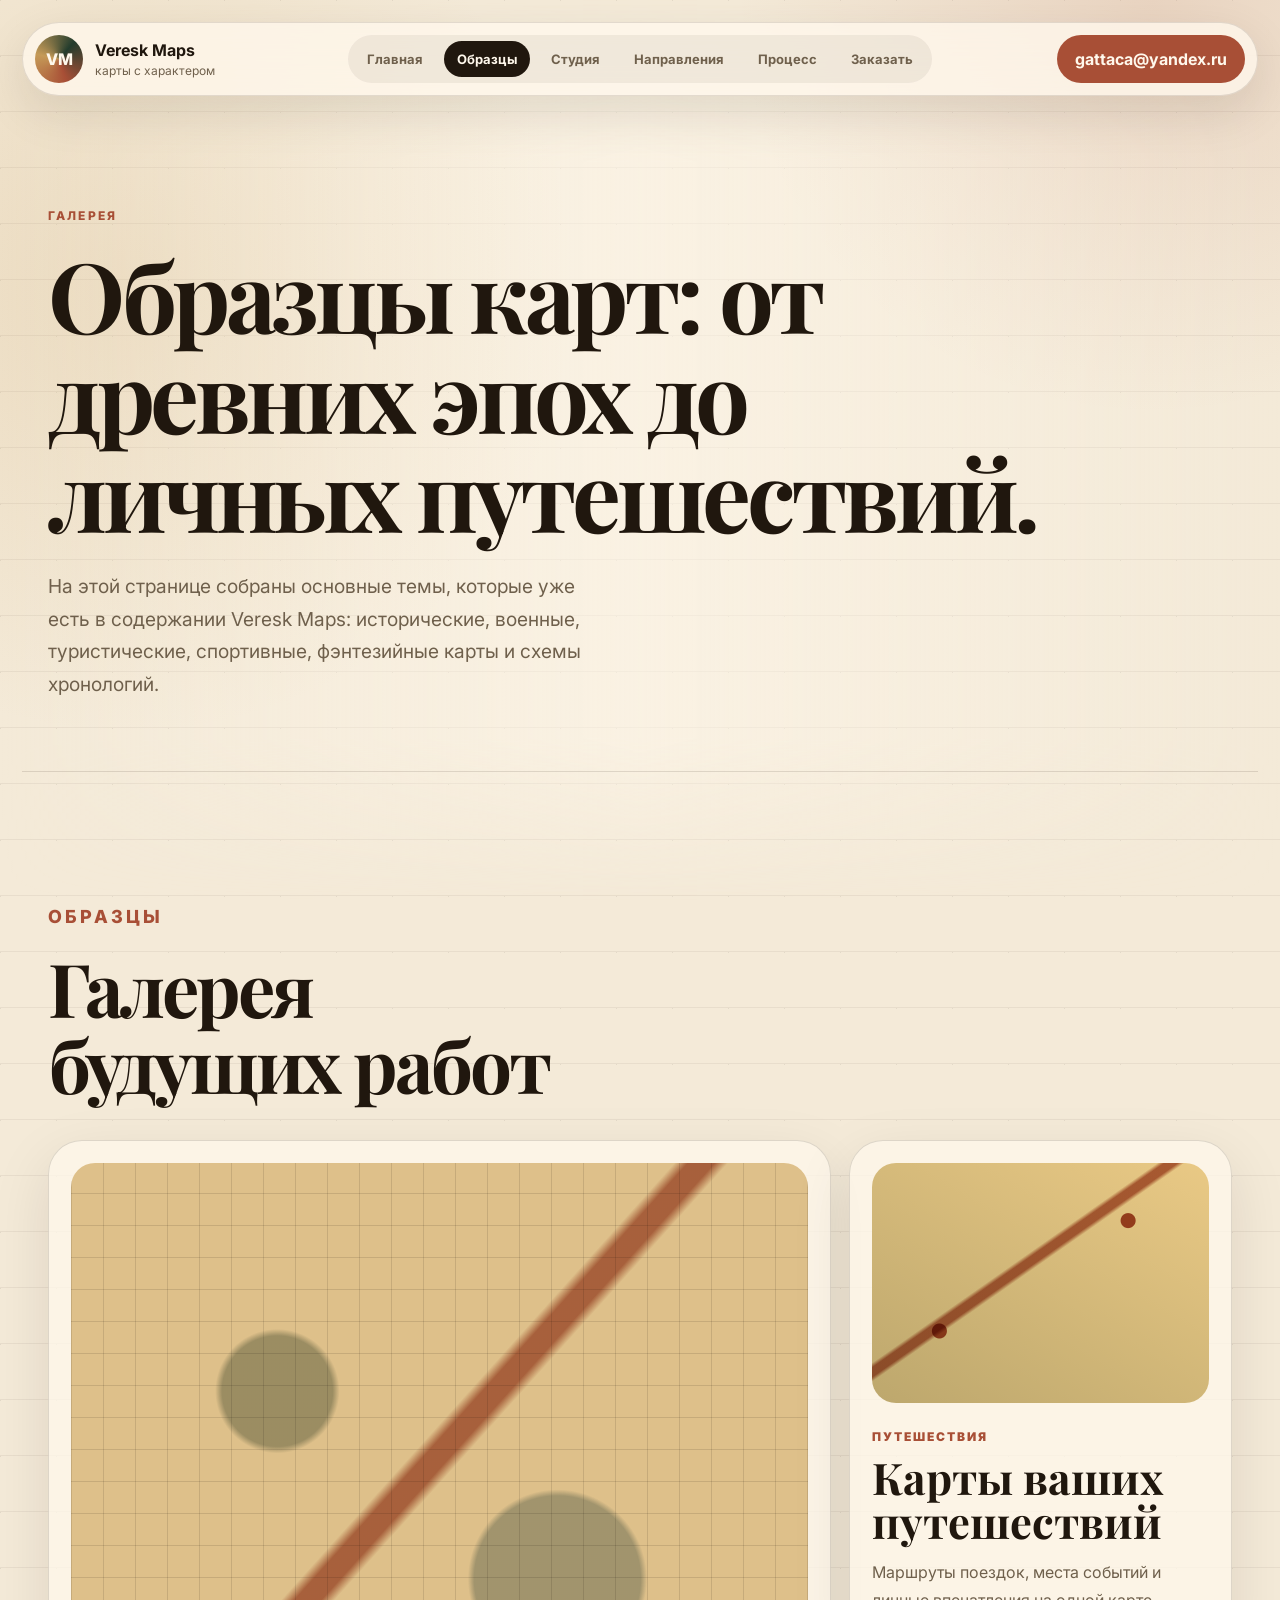
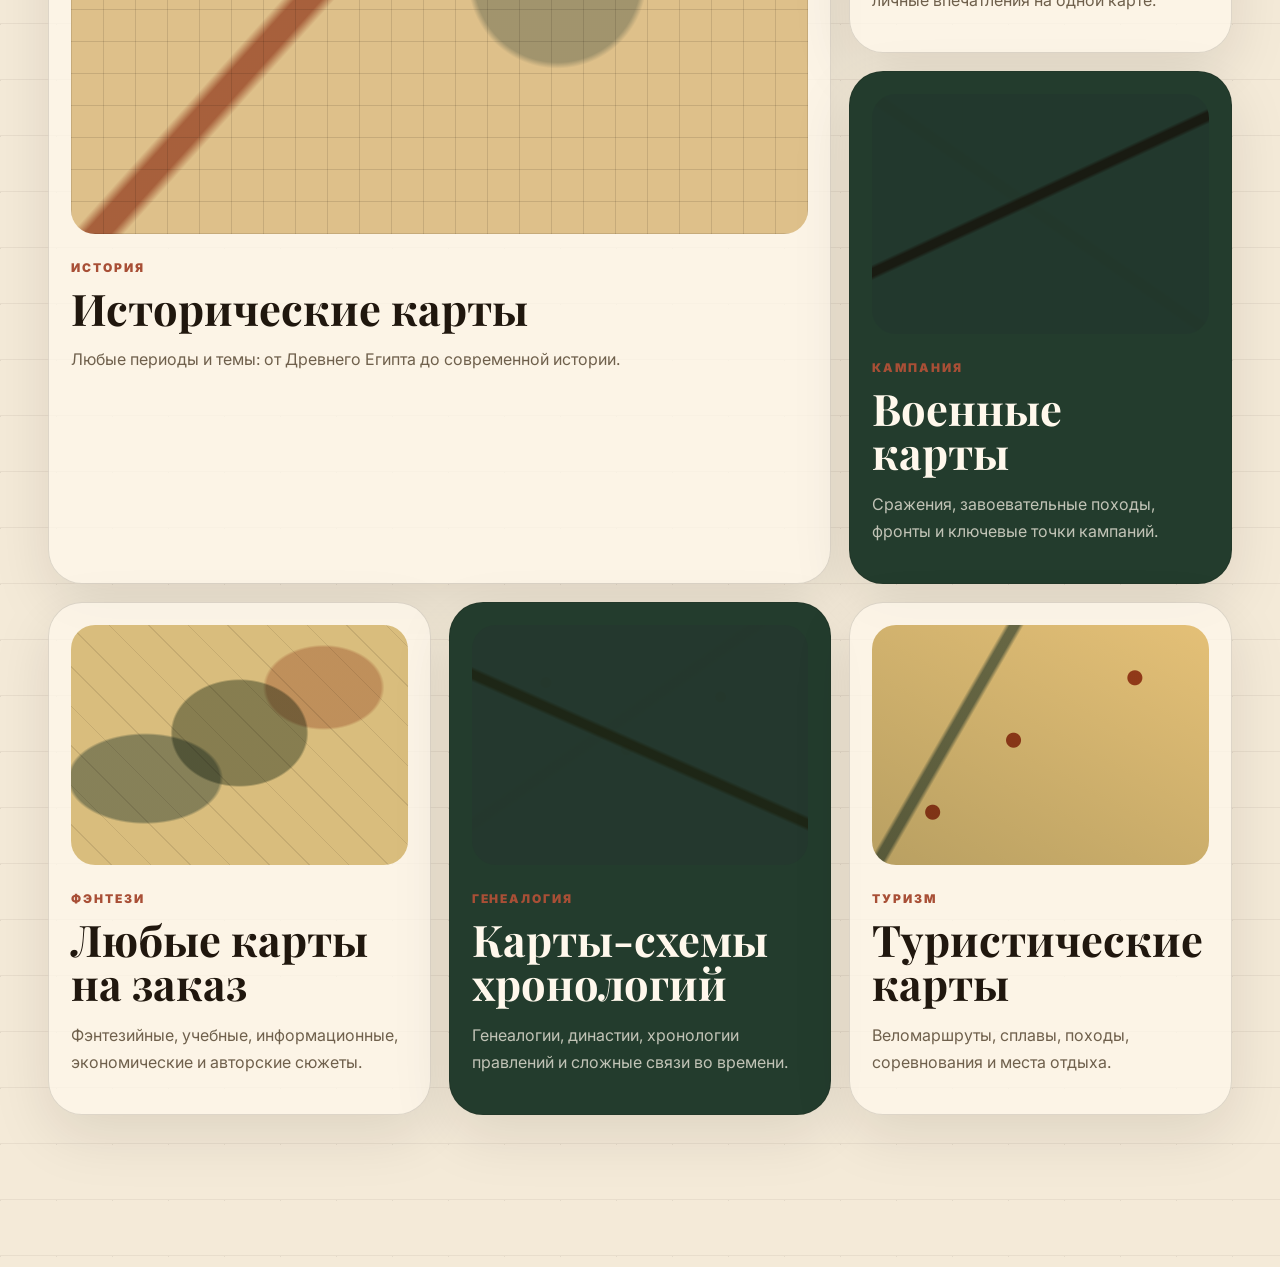
<file: works.html>
<!doctype html>
<html lang="ru">
  <head>
    <meta charset="UTF-8" />
    <meta name="viewport" content="width=device-width, initial-scale=1.0" />
    <meta name="description" content="Галерея авторских исторических, туристических и тематических карт Veresk Maps." />
    <title>Образцы карт — Veresk Maps</title>
    <link rel="preconnect" href="https://fonts.googleapis.com" />
    <link rel="preconnect" href="https://fonts.gstatic.com" crossorigin />
    <link
      href="https://fonts.googleapis.com/css2?family=Playfair+Display:wght@600;700&family=Inter:wght@400;500;600;700&display=swap"
      rel="stylesheet"
    />
    <link rel="stylesheet" href="styles.css" />
  </head>
  <body>
    <div class="cursor-glow" aria-hidden="true"></div>
    <div class="page-shell">
      <header class="site-header" id="top">
        <a class="brand" href="index.html" aria-label="Veresk Maps">
          <span class="brand-mark">VM</span>
          <span>
            <strong>Veresk Maps</strong>
            <small>карты с характером</small>
          </span>
        </a>
        <nav class="route-nav" aria-label="Основная навигация">
          <a href="index.html">Главная</a>
          <a href="works.html">Образцы</a>
          <a href="studio.html">Студия</a>
          <a href="services.html">Направления</a>
          <a href="process.html">Процесс</a>
          <a href="contact.html">Заказать</a>
        </nav>
        <a class="header-action" href="mailto:gattaca@yandex.ru">gattaca@yandex.ru</a>
      </header>

      <main>
        <section class="page-hero">
          <p class="eyebrow">Галерея</p>
          <h1>Образцы карт: от древних эпох до личных путешествий.</h1>
          <p class="lead">
            На этой странице собраны основные темы, которые уже есть в содержании
            Veresk Maps: исторические, военные, туристические, спортивные, фэнтезийные
            карты и схемы хронологий.
          </p>
        </section>

        <section class="works page-section" aria-labelledby="works-title">
          <div class="section-heading">
            <p class="eyebrow">Образцы</p>
            <h2 id="works-title">Галерея будущих работ</h2>
          </div>
          <div class="gallery-grid gallery-grid-expanded">
            <article class="work-card work-card-large reveal-card">
              <div class="map-preview antique-map"></div>
              <div>
                <span>история</span>
                <h3>Исторические карты</h3>
                <p>Любые периоды и темы: от Древнего Египта до современной истории.</p>
              </div>
            </article>
            <article class="work-card reveal-card">
              <div class="map-preview travel-map"></div>
              <div>
                <span>путешествия</span>
                <h3>Карты ваших путешествий</h3>
                <p>Маршруты поездок, места событий и личные впечатления на одной карте.</p>
              </div>
            </article>
            <article class="work-card dark-card reveal-card">
              <div class="map-preview battle-map"></div>
              <div>
                <span>кампания</span>
                <h3>Военные карты</h3>
                <p>Сражения, завоевательные походы, фронты и ключевые точки кампаний.</p>
              </div>
            </article>
            <article class="work-card reveal-card">
              <div class="map-preview fantasy-map"></div>
              <div>
                <span>фэнтези</span>
                <h3>Любые карты на заказ</h3>
                <p>Фэнтезийные, учебные, информационные, экономические и авторские сюжеты.</p>
              </div>
            </article>
            <article class="work-card dark-card reveal-card">
              <div class="map-preview genealogy-map"></div>
              <div>
                <span>генеалогия</span>
                <h3>Карты-схемы хронологий</h3>
                <p>Генеалогии, династии, хронологии правлений и сложные связи во времени.</p>
              </div>
            </article>
            <article class="work-card reveal-card">
              <div class="map-preview sport-map"></div>
              <div>
                <span>туризм</span>
                <h3>Туристические карты</h3>
                <p>Веломаршруты, сплавы, походы, соревнования и места отдыха.</p>
              </div>
            </article>
          </div>
        </section>
      </main>
    </div>
    <button class="to-top" type="button" aria-label="Вернуться наверх">↑</button>
    <script src="script.js"></script>
  </body>
</html>
</file>
<file: styles.css>
:root {
  --ink: #20170e;
  --muted: #6f604c;
  --paper: #f4ead8;
  --paper-deep: #e5d2ad;
  --sand: #c59a57;
  --terracotta: #a84f36;
  --forest: #233c2d;
  --blue: #183d4d;
  --white: #fff8ec;
  --shadow: 0 24px 80px rgba(32, 23, 14, 0.18);
}

* {
  box-sizing: border-box;
}

*,
*::before,
*::after {
  min-width: 0;
}

html {
  scroll-behavior: smooth;
}

body {
  margin: 0;
  min-width: 320px;
  overflow-x: hidden;
  color: var(--ink);
  font-family: "Inter", Arial, sans-serif;
  background:
    radial-gradient(circle at 10% 10%, rgba(197, 154, 87, 0.2), transparent 28rem),
    radial-gradient(circle at 90% 0%, rgba(168, 79, 54, 0.14), transparent 26rem),
    linear-gradient(120deg, rgba(32, 23, 14, 0.08) 1px, transparent 1px),
    linear-gradient(0deg, rgba(32, 23, 14, 0.06) 1px, transparent 1px),
    var(--paper);
  background-size: auto, auto, 56px 56px, 56px 56px, auto;
  animation: paperDrift 24s ease-in-out infinite alternate;
}

body::before {
  position: fixed;
  inset: 0;
  z-index: -1;
  pointer-events: none;
  content: "";
  background: linear-gradient(90deg, transparent, rgba(255, 248, 236, 0.55), transparent);
  mask-image: linear-gradient(180deg, transparent, #000 18%, #000 82%, transparent);
}

.cursor-glow {
  position: fixed;
  left: 0;
  top: 0;
  z-index: 60;
  width: 280px;
  height: 280px;
  pointer-events: none;
  border-radius: 50%;
  background: radial-gradient(circle, rgba(197, 154, 87, 0.28), transparent 68%);
  mix-blend-mode: multiply;
  opacity: 0;
  transform: translate(-50%, -50%);
  transition: opacity 0.25s ease;
}

a {
  color: inherit;
  text-decoration: none;
}

p {
  color: var(--muted);
  line-height: 1.7;
  overflow-wrap: anywhere;
}

h1,
h2,
h3 {
  margin: 0;
  font-family: "Playfair Display", Georgia, serif;
  line-height: 1.02;
  overflow-wrap: normal;
  word-break: normal;
}

.page-shell {
  width: min(1360px, 100%);
  margin: 0 auto;
  padding: clamp(12px, 2vw, 22px);
}

.site-header {
  position: sticky;
  top: 16px;
  z-index: 20;
  display: grid;
  grid-template-columns: minmax(180px, 1fr) minmax(0, auto) minmax(190px, 1fr);
  gap: 18px;
  align-items: center;
  padding: 12px;
  border: 1px solid rgba(32, 23, 14, 0.12);
  border-radius: 999px;
  background: rgba(255, 248, 236, 0.78);
  box-shadow: 0 16px 48px rgba(32, 23, 14, 0.1);
  backdrop-filter: blur(18px);
}

.brand,
.route-nav,
.hero-actions {
  display: flex;
  align-items: center;
}

.brand {
  gap: 12px;
  min-width: 0;
}

.brand-mark {
  display: grid;
  width: 48px;
  flex: 0 0 48px;
  height: 48px;
  place-items: center;
  border-radius: 50%;
  color: var(--white);
  font-weight: 800;
  background: conic-gradient(from 42deg, var(--forest), var(--terracotta), var(--sand), var(--forest));
  animation: compassSpin 14s linear infinite;
}

.brand strong,
.brand small {
  display: block;
}

.brand small {
  margin-top: 3px;
  color: var(--muted);
  font-size: 12px;
}

.route-nav {
  gap: 8px;
  max-width: 100%;
  padding: 6px;
  border-radius: 999px;
  background: rgba(32, 23, 14, 0.06);
  flex-wrap: wrap;
  justify-content: center;
}

.route-nav a {
  padding: 10px 13px;
  border-radius: 999px;
  color: var(--muted);
  font-size: 13px;
  font-weight: 700;
  white-space: nowrap;
  transition: color 0.2s ease, background 0.2s ease, transform 0.2s ease;
}

.route-nav a:hover {
  transform: translateY(-2px);
}

.route-nav a:hover,
.route-nav a.is-active {
  color: var(--white);
  background: var(--ink);
}

.header-action {
  justify-self: end;
  max-width: 100%;
  padding: 14px 18px;
  border-radius: 999px;
  color: var(--white);
  font-weight: 700;
  overflow-wrap: anywhere;
  text-align: center;
  background: var(--terracotta);
  transition: transform 0.2s ease, box-shadow 0.2s ease;
}

.header-action:hover,
.button:hover {
  transform: translateY(-3px);
  box-shadow: 0 16px 34px rgba(32, 23, 14, 0.18);
}

.section-grid {
  display: grid;
  grid-template-columns: minmax(0, 1.05fr) minmax(360px, 0.95fr);
  gap: clamp(34px, 5vw, 70px);
  align-items: center;
}

.hero {
  position: relative;
  min-height: calc(100vh - 110px);
  padding: clamp(72px, 8vw, 118px) 26px 92px;
}

.hero::before {
  position: absolute;
  inset: 46px auto auto -90px;
  z-index: -1;
  width: min(52vw, 620px);
  height: min(52vw, 620px);
  pointer-events: none;
  content: "";
  border-radius: 50%;
  background:
    radial-gradient(circle, rgba(197, 154, 87, 0.24), transparent 62%),
    conic-gradient(from 120deg, transparent, rgba(168, 79, 54, 0.12), transparent);
  filter: blur(2px);
  animation: orbitTurn 42s linear infinite;
}

.eyebrow {
  margin: 0 0 18px;
  color: var(--terracotta);
  font-size: 12px;
  font-weight: 800;
  letter-spacing: 0.18em;
  text-transform: uppercase;
}

.hero h1 {
  max-width: 720px;
  font-size: clamp(48px, 6.1vw, 88px);
  line-height: 0.98;
  letter-spacing: -0.035em;
  text-wrap: balance;
}

.lead {
  max-width: 560px;
  margin: 28px 0 0;
  font-size: clamp(17px, 1.5vw, 21px);
}

.page-hero {
  min-height: 58vh;
  padding: 110px 26px 70px;
  border-bottom: 1px solid rgba(32, 23, 14, 0.12);
}

.page-hero h1 {
  max-width: 1180px;
  font-size: clamp(48px, 7.6vw, 112px);
  letter-spacing: -0.045em;
  text-wrap: balance;
}

.page-section {
  padding-top: 80px;
}

.hero-actions {
  gap: 12px;
  flex-wrap: wrap;
  margin-top: 30px;
}

.button {
  display: inline-flex;
  align-items: center;
  justify-content: center;
  min-height: 54px;
  padding: 0 22px;
  border: 1px solid rgba(32, 23, 14, 0.16);
  border-radius: 999px;
  font-weight: 800;
  text-align: center;
  white-space: normal;
  transition: transform 0.2s ease, box-shadow 0.2s ease, background 0.2s ease;
}

.button-primary {
  color: var(--white);
  border-color: var(--ink);
  background: var(--ink);
}

.button-ghost {
  background: rgba(255, 248, 236, 0.58);
}

.hero-stats {
  display: grid;
  grid-template-columns: repeat(3, minmax(120px, 1fr));
  gap: 12px;
  max-width: 580px;
  margin-top: 28px;
}

.hero-stats div {
  padding: 16px;
  border: 1px solid rgba(32, 23, 14, 0.12);
  border-radius: 24px;
  background: rgba(255, 248, 236, 0.6);
  box-shadow: 0 14px 42px rgba(32, 23, 14, 0.08);
}

.hero-stats strong {
  display: block;
  color: var(--terracotta);
  font-family: "Playfair Display", Georgia, serif;
  font-size: 40px;
  line-height: 1;
}

.hero-stats span {
  display: block;
  margin-top: 8px;
  color: var(--muted);
  font-size: 13px;
  font-weight: 800;
  text-transform: uppercase;
}

.map-stage {
  position: relative;
  min-height: 650px;
}

.map-card {
  position: relative;
  overflow: hidden;
  border: 1px solid rgba(32, 23, 14, 0.16);
  border-radius: 42px;
  background:
    linear-gradient(90deg, rgba(32, 23, 14, 0.08) 1px, transparent 1px),
    linear-gradient(0deg, rgba(32, 23, 14, 0.08) 1px, transparent 1px),
    linear-gradient(135deg, #f9edcf, #d3b377);
  background-size: 36px 36px, 36px 36px, auto;
  box-shadow: 0 34px 100px rgba(32, 23, 14, 0.22);
}

.main-map {
  height: 570px;
  transform: rotate(1.5deg);
  transition: transform 0.18s ease-out;
  animation: mapFloat 8s ease-in-out infinite;
}

.main-map svg {
  position: absolute;
  inset: 48px 36px 108px;
  width: calc(100% - 72px);
  height: calc(100% - 156px);
}

.terrain {
  fill: none;
  stroke-linecap: round;
  stroke-width: 19;
  opacity: 0.36;
}

.terrain-one {
  stroke: var(--forest);
}

.terrain-two {
  stroke: var(--blue);
}

.route-line {
  fill: none;
  stroke: var(--terracotta);
  stroke-dasharray: 12 14;
  stroke-linecap: round;
  stroke-width: 5.5;
  animation: dash 15s linear infinite;
}

.map-pin {
  position: absolute;
  z-index: 2;
  width: 18px;
  height: 18px;
  border: 4px solid var(--white);
  border-radius: 50%;
  background: var(--terracotta);
  box-shadow: 0 0 0 10px rgba(168, 79, 54, 0.18);
  animation: pinPulse 2.7s ease-in-out infinite;
}

.pin-one {
  left: 15%;
  top: 64%;
}

.pin-two {
  left: 48%;
  top: 33%;
}

.pin-three {
  right: 15%;
  top: 23%;
}

.map-caption {
  position: absolute;
  right: 28px;
  bottom: 28px;
  left: 28px;
  display: flex;
  gap: 18px;
  align-items: center;
  justify-content: space-between;
  padding: 18px 22px;
  border-radius: 22px;
  color: var(--white);
  background: rgba(32, 23, 14, 0.86);
}

.map-caption span,
.work-card span,
.timeline span,
.direction-list span {
  font-size: 12px;
  font-weight: 900;
  letter-spacing: 0.16em;
  text-transform: uppercase;
}

.compass,
.floating-note {
  position: absolute;
  z-index: 3;
  display: grid;
  place-items: center;
  box-shadow: var(--shadow);
}

.compass {
  top: 4%;
  right: 2%;
  width: 96px;
  height: 96px;
  border: 1px solid rgba(32, 23, 14, 0.18);
  border-radius: 50%;
  color: var(--terracotta);
  font-family: "Playfair Display", Georgia, serif;
  font-size: 42px;
  background: var(--white);
  animation: compassBob 5s ease-in-out infinite;
}

.floating-note {
  padding: 14px 18px;
  border: 1px solid rgba(32, 23, 14, 0.12);
  border-radius: 999px;
  font-weight: 800;
  background: var(--white);
  animation: noteFloat 5s ease-in-out infinite;
}

.note-bottom {
  animation-delay: -2s;
}

.orbit {
  position: absolute;
  z-index: 0;
  border: 1px dashed rgba(32, 23, 14, 0.22);
  border-radius: 50%;
  pointer-events: none;
}

.orbit-one {
  inset: 10px -16px 60px 20px;
  animation: orbitTurn 28s linear infinite;
}

.orbit-two {
  inset: 80px 72px 0 -36px;
  animation: orbitTurn 36s linear infinite reverse;
}

.note-top {
  top: 18%;
  left: -3%;
}

.note-bottom {
  right: -1%;
  bottom: 19%;
}

.marquee {
  overflow: hidden;
  margin: 0 -22px;
  border-block: 1px solid rgba(32, 23, 14, 0.13);
  background: var(--ink);
}

.marquee-track {
  display: flex;
  width: max-content;
  animation: marquee 24s linear infinite;
}

.marquee span {
  padding: 22px 38px;
  color: var(--paper);
  font-family: "Playfair Display", Georgia, serif;
  font-size: clamp(24px, 4vw, 48px);
  white-space: nowrap;
}

.works,
.studio,
.map-lab,
.formats,
.directions,
.quote-band,
.process,
.contact {
  padding: 130px 26px;
}

.section-heading {
  max-width: 720px;
}

.section-heading h2,
.contact h2 {
  font-size: clamp(40px, 5.8vw, 86px);
  letter-spacing: -0.04em;
  text-wrap: balance;
}

.studio {
  display: grid;
  grid-template-columns: minmax(0, 1.1fr) minmax(360px, 0.9fr);
  gap: 18px;
  align-items: stretch;
}

.studio-panel {
  min-height: 620px;
  padding: clamp(28px, 5vw, 70px);
  border-radius: 42px;
  color: var(--white);
  background:
    radial-gradient(circle at 80% 20%, rgba(197, 154, 87, 0.52), transparent 18rem),
    linear-gradient(135deg, var(--ink), var(--forest));
  box-shadow: var(--shadow);
}

.studio-panel h2 {
  max-width: 920px;
  font-size: clamp(42px, 6vw, 88px);
  letter-spacing: -0.045em;
}

.studio-panel p:not(.eyebrow) {
  max-width: 760px;
  color: rgba(255, 248, 236, 0.72);
  font-size: 20px;
}

.studio-stack {
  display: grid;
  gap: 14px;
}

.stack-card {
  min-height: 190px;
  padding: 28px;
  border: 1px solid rgba(32, 23, 14, 0.13);
  border-radius: 34px;
  background: rgba(255, 248, 236, 0.7);
  box-shadow: 0 20px 58px rgba(32, 23, 14, 0.08);
}

.stack-card span,
.format-card span {
  color: var(--terracotta);
  font-size: 12px;
  font-weight: 900;
  letter-spacing: 0.16em;
  text-transform: uppercase;
}

.stack-card h3,
.format-card h3 {
  margin-top: 18px;
  font-size: clamp(30px, 3.2vw, 46px);
}

.map-lab {
  display: grid;
  grid-template-columns: 0.7fr 1.3fr;
  gap: 18px;
  align-items: stretch;
}

.lab-copy,
.lab-board {
  border: 1px solid rgba(32, 23, 14, 0.13);
  border-radius: 42px;
  background: rgba(255, 248, 236, 0.64);
  box-shadow: 0 20px 60px rgba(32, 23, 14, 0.09);
}

.lab-copy {
  padding: 34px;
}

.lab-copy h2 {
  font-size: clamp(34px, 4vw, 62px);
  letter-spacing: -0.04em;
}

.lab-board {
  position: relative;
  overflow: hidden;
  min-height: 520px;
  background:
    radial-gradient(circle at 35% 45%, rgba(197, 154, 87, 0.28), transparent 14rem),
    repeating-linear-gradient(0deg, rgba(32, 23, 14, 0.08) 0 1px, transparent 1px 42px),
    repeating-linear-gradient(90deg, rgba(32, 23, 14, 0.08) 0 1px, transparent 1px 42px),
    rgba(255, 248, 236, 0.66);
}

.lab-board svg {
  position: absolute;
  inset: 30px;
  width: calc(100% - 60px);
  height: calc(100% - 60px);
}

.lab-path {
  fill: none;
  stroke-linecap: round;
  stroke-width: 4;
  stroke-dasharray: 14 18;
  animation: dash 12s linear infinite;
}

.path-a {
  stroke: var(--terracotta);
}

.path-b {
  stroke: var(--forest);
  animation-direction: reverse;
}

.path-c {
  stroke: var(--blue);
  animation-duration: 16s;
}

.lab-node {
  position: absolute;
  z-index: 2;
  padding: 14px 18px;
  border-radius: 999px;
  color: var(--white);
  font-size: 13px;
  font-weight: 900;
  letter-spacing: 0.12em;
  text-transform: uppercase;
  background: var(--ink);
  box-shadow: 0 18px 38px rgba(32, 23, 14, 0.2);
  animation: noteFloat 4.8s ease-in-out infinite;
}

.lab-node-one {
  left: 8%;
  bottom: 20%;
}

.lab-node-two {
  left: 38%;
  top: 18%;
  animation-delay: -1.2s;
}

.lab-node-three {
  right: 11%;
  top: 26%;
  animation-delay: -2.3s;
}

.lab-node-four {
  right: 17%;
  bottom: 18%;
  animation-delay: -3.2s;
}

.section-heading p {
  font-size: 18px;
}

.gallery-grid {
  display: grid;
  grid-template-columns: 1.1fr 0.9fr;
  gap: 18px;
  margin-top: 38px;
}

.work-card {
  display: grid;
  min-height: 380px;
  padding: clamp(16px, 2vw, 22px);
  border: 1px solid rgba(32, 23, 14, 0.14);
  border-radius: 34px;
  background: rgba(255, 248, 236, 0.72);
  box-shadow: 0 20px 60px rgba(32, 23, 14, 0.1);
  transition: transform 0.25s ease, box-shadow 0.25s ease;
}

.work-card:hover,
.format-card:hover,
.stack-card:hover,
.direction-list article:hover,
.timeline article:hover {
  transform: translateY(-8px) rotate(-0.5deg);
  box-shadow: 0 30px 86px rgba(32, 23, 14, 0.16);
}

.work-card-large {
  grid-row: span 2;
  min-height: 780px;
}

.work-card h3 {
  margin-top: 10px;
  font-size: clamp(28px, 3.4vw, 48px);
}

.work-card p {
  max-width: 560px;
}

.work-card span {
  color: var(--terracotta);
}

.dark-card {
  color: var(--white);
  background: var(--forest);
}

.dark-card p {
  color: rgba(255, 248, 236, 0.72);
}

.map-preview {
  min-height: 240px;
  margin-bottom: 22px;
  border-radius: 24px;
  background-color: var(--paper-deep);
  background-blend-mode: multiply;
  transition: transform 0.45s ease, filter 0.45s ease;
}

.work-card:hover .map-preview {
  transform: scale(1.035) rotate(1deg);
  filter: saturate(1.12) contrast(1.05);
}

.work-card-large .map-preview {
  min-height: 500px;
}

.antique-map {
  background:
    radial-gradient(circle at 28% 34%, rgba(35, 60, 45, 0.35) 0 8%, transparent 9%),
    radial-gradient(circle at 66% 62%, rgba(24, 61, 77, 0.3) 0 13%, transparent 14%),
    linear-gradient(132deg, transparent 45%, rgba(168, 79, 54, 0.72) 46% 48%, transparent 49%),
    repeating-linear-gradient(0deg, rgba(32, 23, 14, 0.12) 0 1px, transparent 1px 32px),
    repeating-linear-gradient(90deg, rgba(32, 23, 14, 0.12) 0 1px, transparent 1px 32px),
    #dec08a;
}

.travel-map {
  background:
    radial-gradient(circle at 20% 70%, var(--terracotta) 0 7px, transparent 8px),
    radial-gradient(circle at 76% 24%, var(--terracotta) 0 7px, transparent 8px),
    linear-gradient(145deg, transparent 42%, rgba(168, 79, 54, 0.8) 43% 45%, transparent 46%),
    linear-gradient(30deg, rgba(35, 60, 45, 0.22), transparent),
    #e9c985;
}

.battle-map {
  background:
    linear-gradient(35deg, transparent 48%, rgba(255, 248, 236, 0.58) 49% 51%, transparent 52%),
    linear-gradient(155deg, transparent 43%, rgba(168, 79, 54, 0.76) 44% 46%, transparent 47%),
    repeating-linear-gradient(90deg, rgba(255, 248, 236, 0.14) 0 1px, transparent 1px 30px),
    #22382d;
}

.fantasy-map {
  background:
    radial-gradient(ellipse at 50% 45%, rgba(35, 60, 45, 0.44) 0 28%, transparent 29%),
    radial-gradient(ellipse at 22% 64%, rgba(24, 61, 77, 0.42) 0 20%, transparent 21%),
    radial-gradient(ellipse at 75% 26%, rgba(168, 79, 54, 0.35) 0 16%, transparent 17%),
    repeating-linear-gradient(45deg, rgba(32, 23, 14, 0.1) 0 1px, transparent 1px 28px),
    #d9bd7d;
}

.genealogy-map {
  background:
    radial-gradient(circle at 22% 24%, rgba(255, 248, 236, 0.55) 0 5px, transparent 6px),
    radial-gradient(circle at 46% 52%, rgba(255, 248, 236, 0.55) 0 5px, transparent 6px),
    radial-gradient(circle at 74% 30%, rgba(255, 248, 236, 0.55) 0 5px, transparent 6px),
    linear-gradient(24deg, transparent 47%, rgba(197, 154, 87, 0.8) 48% 50%, transparent 51%),
    linear-gradient(145deg, transparent 40%, rgba(255, 248, 236, 0.42) 41% 43%, transparent 44%),
    #24382e;
}

.sport-map {
  background:
    radial-gradient(circle at 18% 78%, var(--terracotta) 0 7px, transparent 8px),
    radial-gradient(circle at 42% 48%, var(--terracotta) 0 7px, transparent 8px),
    radial-gradient(circle at 78% 22%, var(--terracotta) 0 7px, transparent 8px),
    linear-gradient(120deg, transparent 28%, rgba(24, 61, 77, 0.58) 29% 31%, transparent 32%),
    linear-gradient(28deg, rgba(35, 60, 45, 0.22), transparent),
    #e4c077;
}

.gallery-grid-expanded {
  grid-template-columns: 1fr 1fr 1fr;
}

.gallery-grid-expanded .work-card-large {
  grid-column: span 2;
}

.formats {
  overflow: hidden;
}

.format-rail {
  display: grid;
  grid-template-columns: repeat(4, minmax(0, 1fr));
  gap: clamp(16px, 2vw, 24px);
  margin-top: 40px;
}

.format-card {
  min-width: 0;
  min-height: 340px;
  overflow: hidden;
  padding: clamp(20px, 2.4vw, 28px);
  border: 1px solid rgba(32, 23, 14, 0.13);
  border-radius: 34px;
  background:
    linear-gradient(180deg, rgba(255, 248, 236, 0.72), rgba(229, 210, 173, 0.58)),
    repeating-linear-gradient(135deg, rgba(32, 23, 14, 0.08) 0 1px, transparent 1px 24px);
  box-shadow: 0 20px 60px rgba(32, 23, 14, 0.1);
  transition: transform 0.25s ease, box-shadow 0.25s ease;
}

.format-card h3 {
  max-width: 100%;
  font-size: clamp(24px, 2vw, 30px);
  line-height: 1.08;
  overflow-wrap: normal;
  word-break: normal;
  hyphens: none;
  text-wrap: balance;
}

.format-card:nth-child(even) {
  transform: translateY(28px);
}

.format-card:nth-child(even):hover {
  transform: translateY(20px) rotate(0.5deg);
}

.sticky-heading {
  position: sticky;
  top: 128px;
  align-self: start;
}

.direction-list {
  display: grid;
  gap: 14px;
}

.direction-list article,
.timeline article,
.contact-card {
  border: 1px solid rgba(32, 23, 14, 0.13);
  border-radius: 30px;
  background: rgba(255, 248, 236, 0.68);
  box-shadow: 0 18px 50px rgba(32, 23, 14, 0.08);
  transition: transform 0.25s ease, box-shadow 0.25s ease;
}

.direction-list article {
  padding: clamp(20px, 2.4vw, 28px);
}

.direction-list span {
  color: var(--terracotta);
}

.direction-list h3 {
  margin-top: 18px;
  font-size: clamp(28px, 3.4vw, 46px);
}

.timeline {
  display: grid;
  grid-template-columns: repeat(4, 1fr);
  gap: 14px;
  margin-top: 38px;
}

.timeline-wide {
  grid-template-columns: repeat(5, minmax(180px, 1fr));
}

.timeline article {
  min-height: 260px;
  padding: clamp(20px, 2.3vw, 26px);
}

.timeline article:nth-child(even) {
  transform: translateY(36px);
}

.timeline article:nth-child(even):hover {
  transform: translateY(28px) rotate(-0.5deg);
}

.quote-band {
  margin: 40px 0;
  border-block: 1px solid rgba(32, 23, 14, 0.13);
  background: var(--ink);
}

.quote-band p {
  max-width: 1180px;
  margin: 0 auto;
  color: var(--paper);
  font-family: "Playfair Display", Georgia, serif;
  font-size: clamp(30px, 5vw, 72px);
  line-height: 1.08;
  letter-spacing: -0.03em;
  text-align: center;
}

.timeline span {
  color: var(--terracotta);
}

.timeline h3 {
  margin-top: 40px;
  font-size: clamp(28px, 2.7vw, 34px);
}

.contact {
  display: grid;
  grid-template-columns: 1fr minmax(320px, 0.55fr);
  gap: 24px;
  align-items: end;
  margin-bottom: 22px;
  border-radius: 42px;
  color: var(--white);
  background:
    radial-gradient(circle at 15% 25%, rgba(197, 154, 87, 0.42), transparent 26rem),
    linear-gradient(135deg, var(--blue), var(--forest));
  background-size: 120% 120%, auto;
  animation: contactGlow 9s ease-in-out infinite alternate;
}

.contact p {
  color: rgba(255, 248, 236, 0.76);
}

.contact .eyebrow {
  color: var(--sand);
}

.contact-card {
  padding: 28px;
  background: rgba(255, 248, 236, 0.1);
}

.contact-card a {
  display: block;
  margin-bottom: 18px;
  color: var(--white);
  font-size: clamp(24px, 3vw, 36px);
  font-family: "Playfair Display", Georgia, serif;
  overflow-wrap: anywhere;
}

.contact-page {
  margin-top: 30px;
}

.brief-grid {
  display: grid;
  grid-template-columns: repeat(3, 1fr);
  gap: 16px;
}

.to-top {
  position: fixed;
  right: 24px;
  bottom: 24px;
  z-index: 30;
  width: 52px;
  height: 52px;
  border: 0;
  border-radius: 50%;
  color: var(--white);
  font-size: 24px;
  cursor: pointer;
  background: var(--terracotta);
  box-shadow: 0 14px 34px rgba(32, 23, 14, 0.24);
  opacity: 0;
  transform: translateY(16px);
  transition: opacity 0.2s ease, transform 0.2s ease;
}

.to-top.is-visible {
  opacity: 1;
  transform: translateY(0);
}

.reveal-card {
  opacity: 0;
  transform: translateY(36px) scale(0.98);
  transition: opacity 0.7s ease, transform 0.7s ease, box-shadow 0.25s ease;
}

.reveal-card.is-visible {
  opacity: 1;
  transform: translateY(0) scale(1);
}

.work-card.reveal-card.is-visible:hover,
.format-card.reveal-card.is-visible:hover,
.stack-card.reveal-card.is-visible:hover,
.direction-list article.reveal-card.is-visible:hover,
.timeline article.reveal-card.is-visible:hover {
  transform: translateY(-8px) rotate(-0.5deg);
}

.timeline article:nth-child(even).reveal-card.is-visible {
  transform: translateY(36px);
}

.timeline article:nth-child(even).reveal-card.is-visible:hover {
  transform: translateY(28px) rotate(-0.5deg);
}

.format-card:nth-child(even).reveal-card.is-visible {
  transform: translateY(28px);
}

.format-card:nth-child(even).reveal-card.is-visible:hover {
  transform: translateY(20px) rotate(0.5deg);
}

@keyframes dash {
  to {
    stroke-dashoffset: -260;
  }
}

@keyframes paperDrift {
  to {
    background-position: 40px -30px, -50px 30px, 28px 28px, -28px -28px, 0 0;
  }
}

@keyframes compassSpin {
  to {
    background: conic-gradient(from 402deg, var(--forest), var(--terracotta), var(--sand), var(--forest));
  }
}

@keyframes compassBob {
  50% {
    transform: translateY(-12px) rotate(5deg);
  }
}

@keyframes mapFloat {
  50% {
    transform: rotate(1deg) translateY(-12px);
  }
}

@keyframes noteFloat {
  50% {
    transform: translateY(-12px);
  }
}

@keyframes pinPulse {
  50% {
    box-shadow: 0 0 0 18px rgba(168, 79, 54, 0.05);
  }
}

@keyframes orbitTurn {
  to {
    transform: rotate(360deg);
  }
}

@keyframes contactGlow {
  to {
    background-position: 70% 25%, 0 0;
  }
}

@keyframes marquee {
  to {
    transform: translateX(-50%);
  }
}

@media (max-width: 1080px) {
  .site-header,
  .section-grid,
  .studio,
  .map-lab,
  .contact {
    grid-template-columns: 1fr;
  }

  .site-header {
    border-radius: 34px;
  }

  .route-nav,
  .header-action {
    justify-self: stretch;
  }

  .route-nav {
    justify-content: center;
    flex-wrap: wrap;
  }

  .header-action {
    text-align: center;
  }

  .section-grid {
    gap: 34px;
  }

  .page-hero {
    min-height: auto;
    padding-top: 84px;
  }

  .hero h1 {
    max-width: 820px;
    font-size: clamp(46px, 8.4vw, 80px);
  }

  .page-hero h1 {
    font-size: clamp(44px, 9vw, 86px);
  }

  .hero {
    padding-top: 58px;
  }

  .map-stage {
    min-height: 520px;
  }

  .main-map {
    height: 500px;
  }

  .gallery-grid,
  .gallery-grid-expanded,
  .brief-grid,
  .timeline {
    grid-template-columns: 1fr 1fr;
  }

  .format-rail {
    grid-template-columns: repeat(4, minmax(0, 1fr));
  }

  .format-rail {
    row-gap: 44px;
  }

  .gallery-grid-expanded .work-card-large {
    grid-column: span 1;
  }

  .timeline-wide {
    grid-template-columns: 1fr 1fr;
  }

  .work-card-large {
    grid-row: auto;
    min-height: 380px;
  }

  .work-card-large .map-preview {
    min-height: 280px;
  }

  .sticky-heading {
    position: static;
  }

  .format-card:nth-child(even),
  .format-card:nth-child(even):hover,
  .format-card:nth-child(even).reveal-card.is-visible,
  .format-card:nth-child(even).reveal-card.is-visible:hover {
    transform: none;
  }
}

@media (max-width: 720px) {
  .page-shell {
    padding: 10px;
  }

  .site-header {
    top: 8px;
    border-radius: 28px;
    gap: 10px;
    padding: 10px;
  }

  .brand {
    justify-content: center;
  }

  .brand-mark {
    width: 42px;
    height: 42px;
    flex-basis: 42px;
    font-size: 13px;
  }

  .route-nav {
    gap: 6px;
    border-radius: 22px;
  }

  .route-nav a {
    flex: 1 1 calc(50% - 6px);
    padding: 10px 8px;
    font-size: 12px;
    text-align: center;
  }

  .header-action {
    padding: 12px 14px;
    font-size: 13px;
  }

  .hero,
  .page-hero,
  .works,
  .studio,
  .map-lab,
  .formats,
  .directions,
  .quote-band,
  .process,
  .contact {
    padding: 58px 12px;
  }

  .contact {
    border-radius: 30px;
  }

  .hero h1 {
    font-size: clamp(40px, 11vw, 58px);
    line-height: 1;
    letter-spacing: -0.025em;
  }

  .page-hero h1 {
    font-size: clamp(38px, 12vw, 62px);
    letter-spacing: -0.035em;
  }

  .section-heading h2,
  .contact h2,
  .studio-panel h2 {
    font-size: clamp(34px, 10vw, 54px);
    letter-spacing: -0.03em;
  }

  .lead {
    font-size: 17px;
  }

  .hero-stats,
  .format-rail {
    grid-template-columns: 1fr;
  }

  .hero-stats {
    gap: 10px;
  }

  .studio-panel {
    min-height: 460px;
    padding: 24px;
    border-radius: 30px;
  }

  .lab-board {
    min-height: 380px;
  }

  .gallery-grid,
  .gallery-grid-expanded,
  .brief-grid,
  .timeline {
    grid-template-columns: 1fr;
  }

  .timeline-wide {
    grid-template-columns: 1fr;
  }

  .timeline article:nth-child(even) {
    transform: none;
  }

  .timeline article:nth-child(even).reveal-card.is-visible,
  .timeline article:nth-child(even).reveal-card.is-visible:hover,
  .format-card:nth-child(even).reveal-card.is-visible,
  .format-card:nth-child(even).reveal-card.is-visible:hover {
    transform: translateY(0);
  }

  .map-stage {
    min-height: 370px;
  }

  .main-map {
    height: 340px;
    transform: none;
  }

  .map-caption {
    right: 16px;
    bottom: 16px;
    left: 16px;
    flex-direction: column;
    align-items: flex-start;
    padding: 16px;
  }

  .work-card,
  .format-card,
  .stack-card,
  .direction-list article,
  .timeline article,
  .contact-card {
    border-radius: 24px;
  }

  .work-card {
    min-height: auto;
  }

  .map-preview,
  .work-card-large .map-preview {
    min-height: 220px;
  }

  .format-card {
    min-height: auto;
  }

  .compass {
    width: 82px;
    height: 82px;
    font-size: 36px;
  }

  .floating-note {
    display: none;
  }

  .contact-card a {
    overflow-wrap: anywhere;
  }
}

@media (max-width: 420px) {
  .hero h1,
  .page-hero h1 {
    font-size: 36px;
  }

  .section-heading h2,
  .contact h2,
  .studio-panel h2,
  .lab-copy h2 {
    font-size: 32px;
  }

  .work-card h3,
  .stack-card h3,
  .format-card h3,
  .direction-list h3,
  .timeline h3 {
    font-size: 28px;
  }

  .route-nav a {
    flex-basis: 100%;
  }
}

@media (prefers-reduced-motion: reduce) {
  *,
  *::before,
  *::after {
    scroll-behavior: auto !important;
    animation-duration: 0.01ms !important;
    animation-iteration-count: 1 !important;
    transition-duration: 0.01ms !important;
  }
}
</file>
